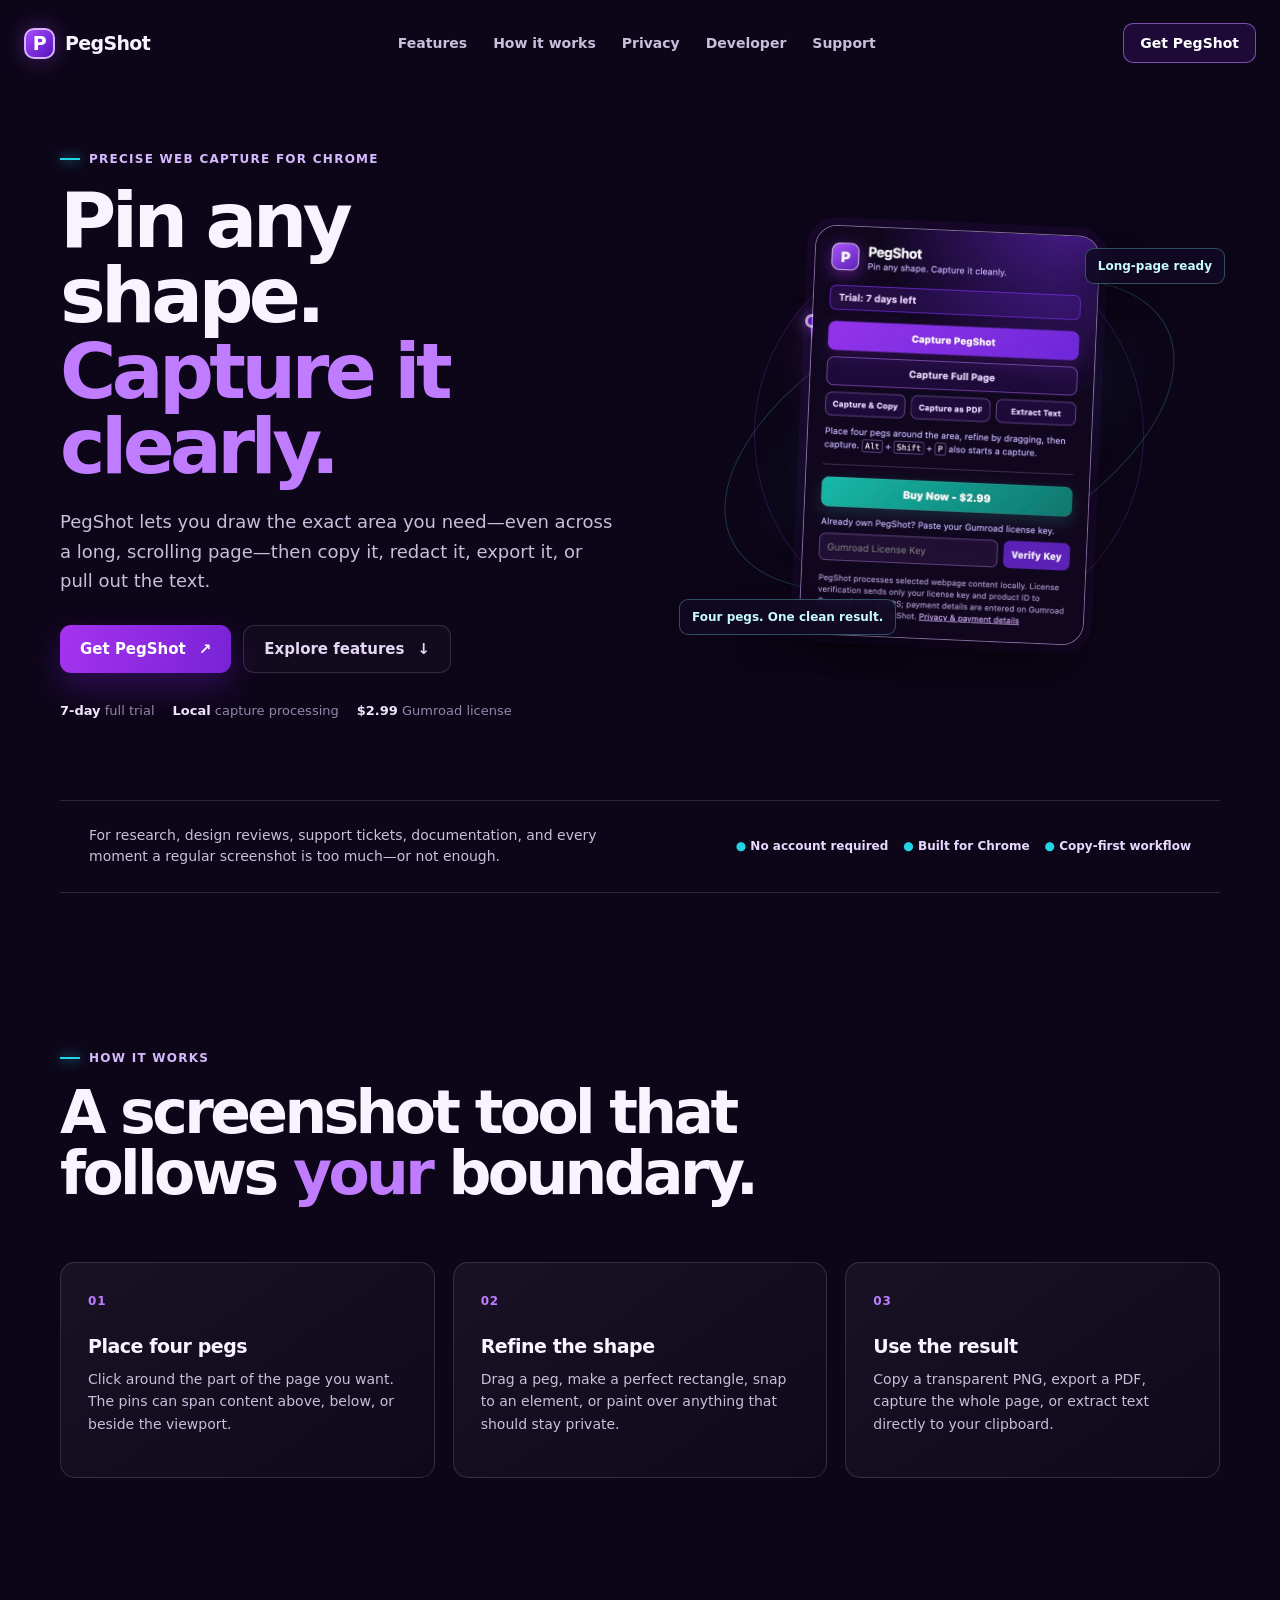
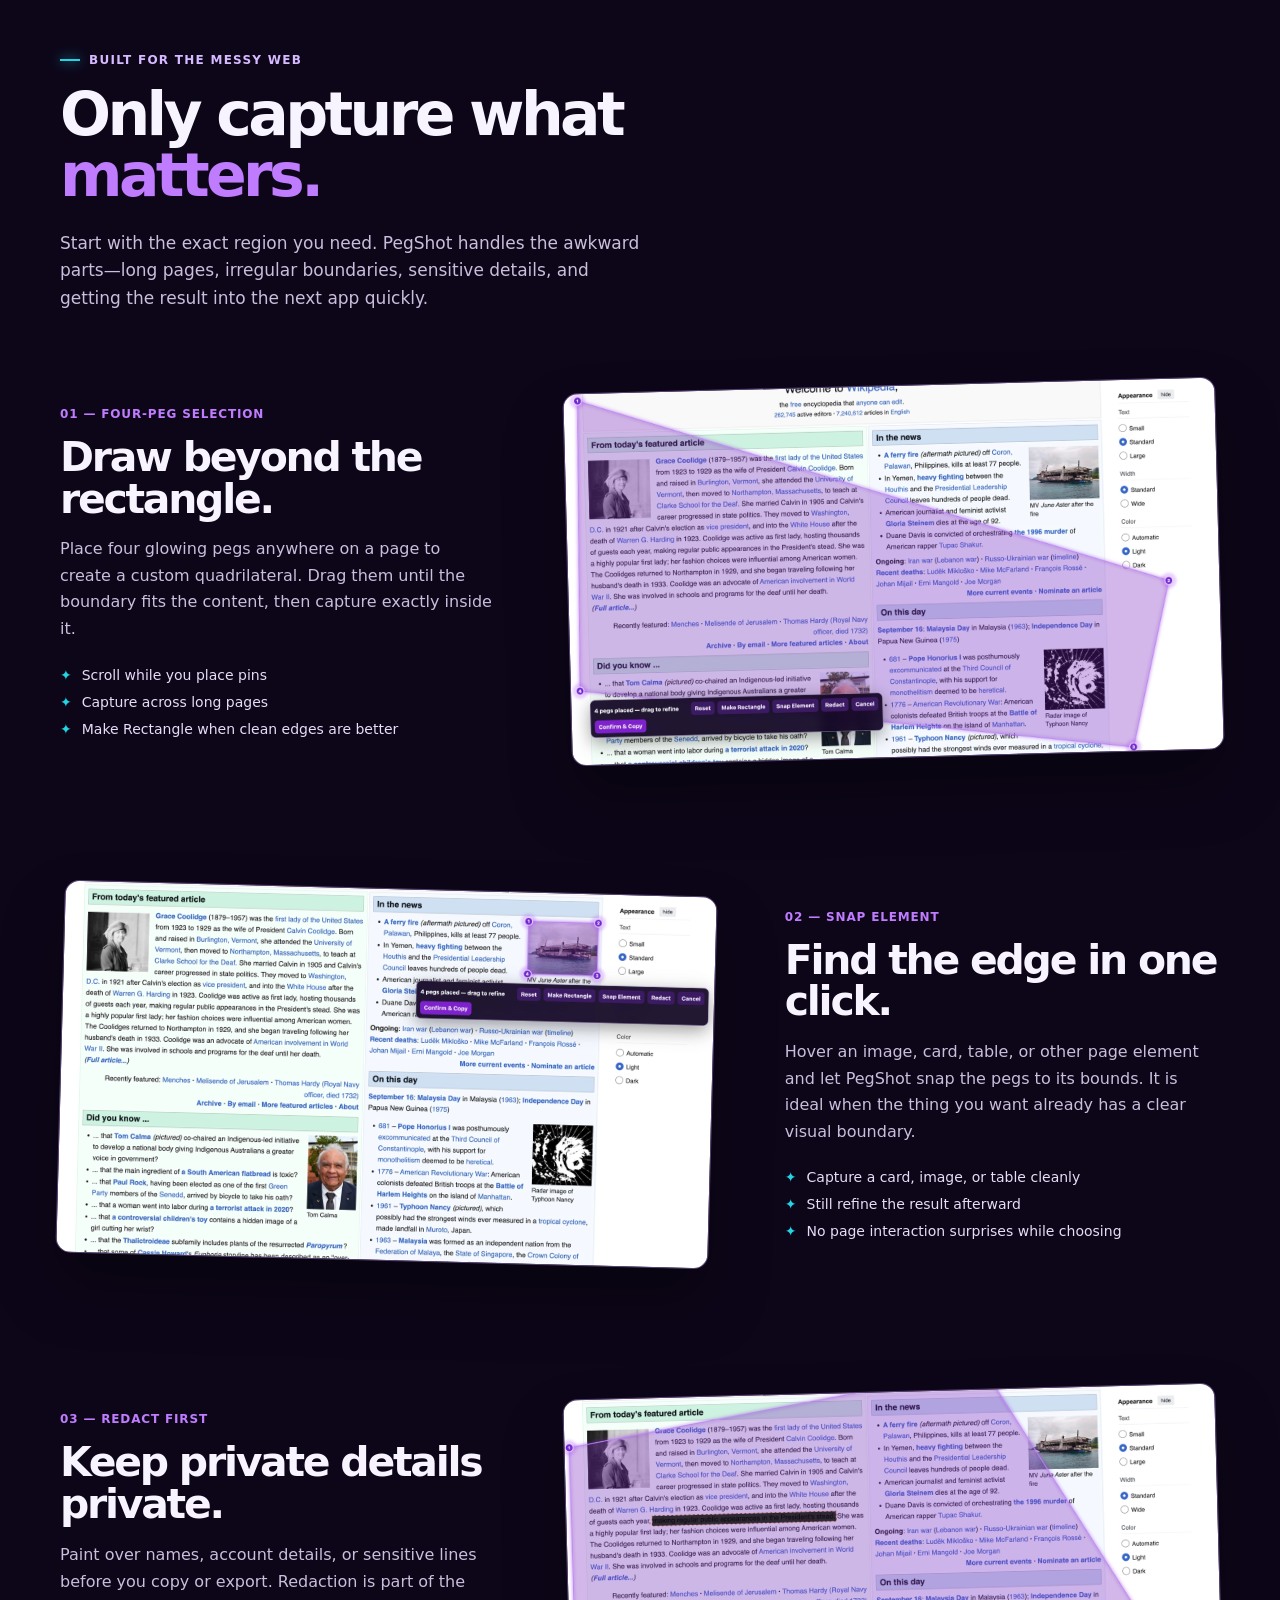
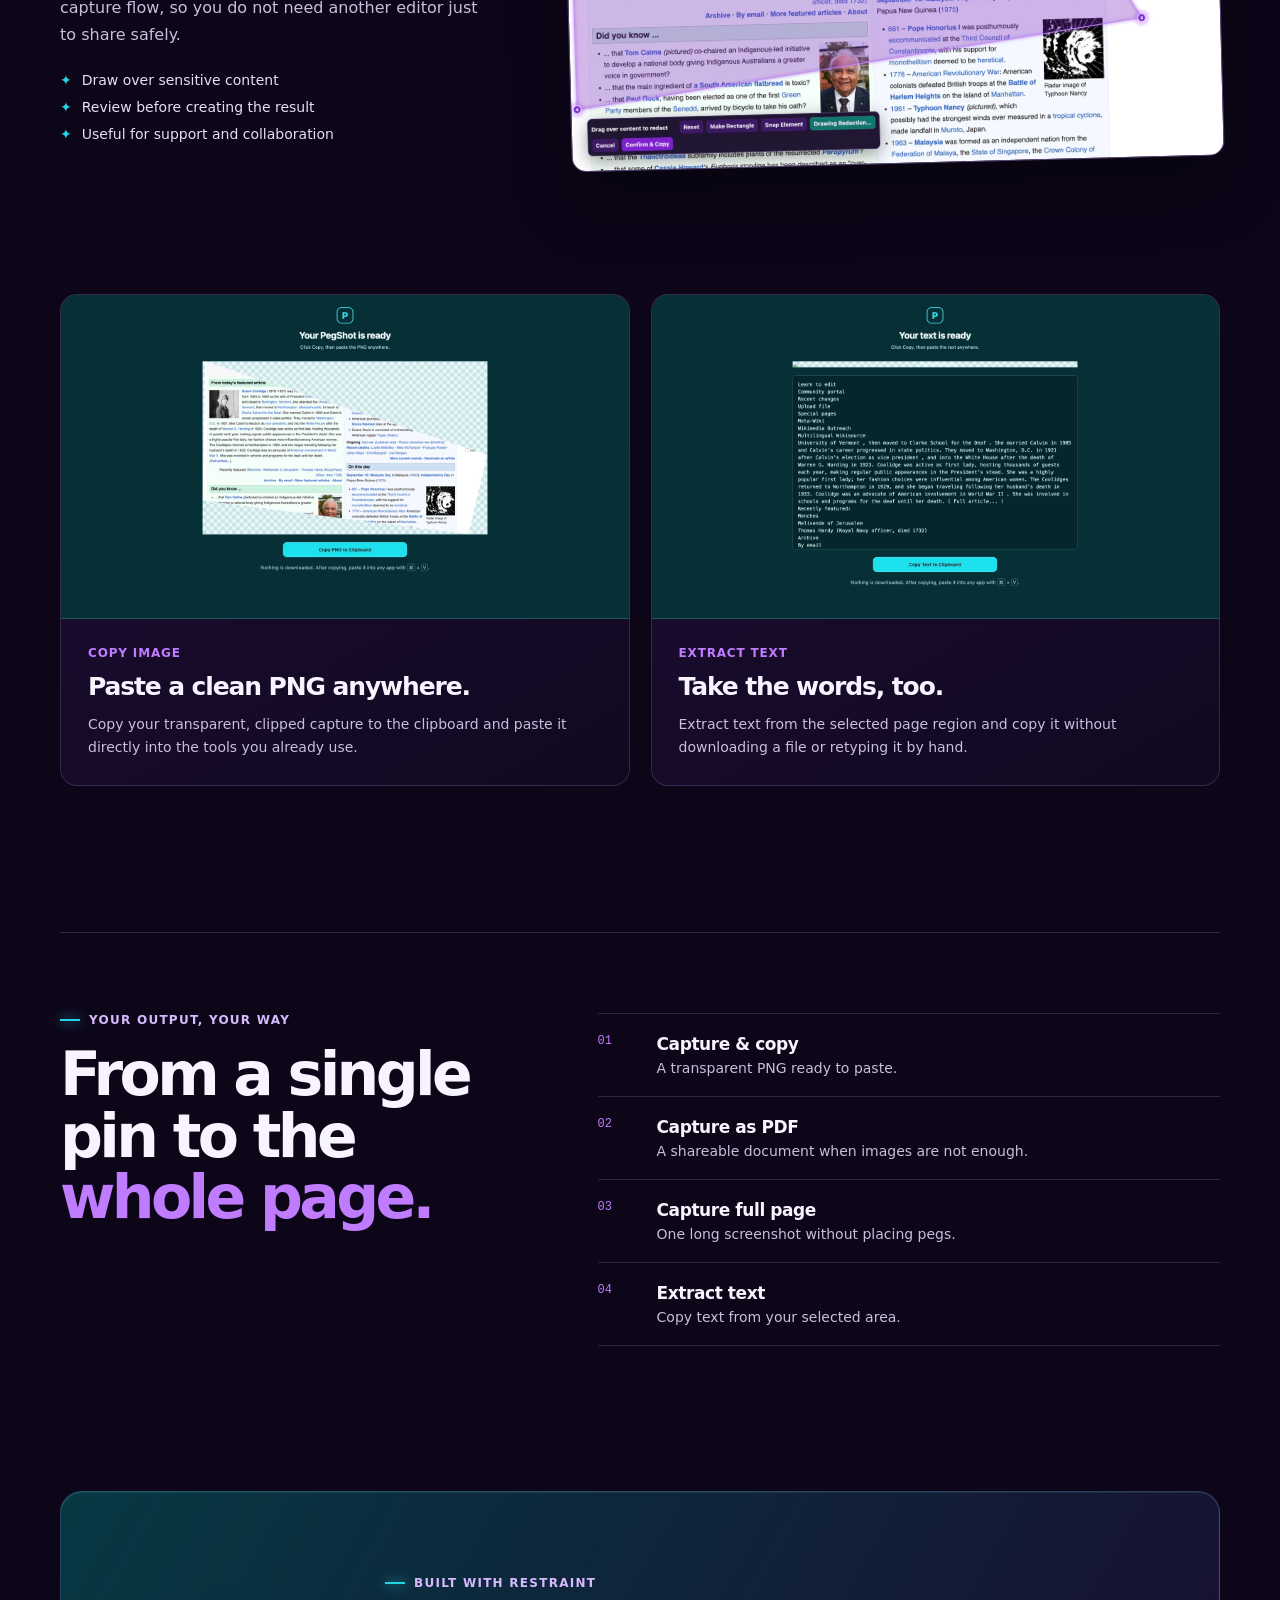
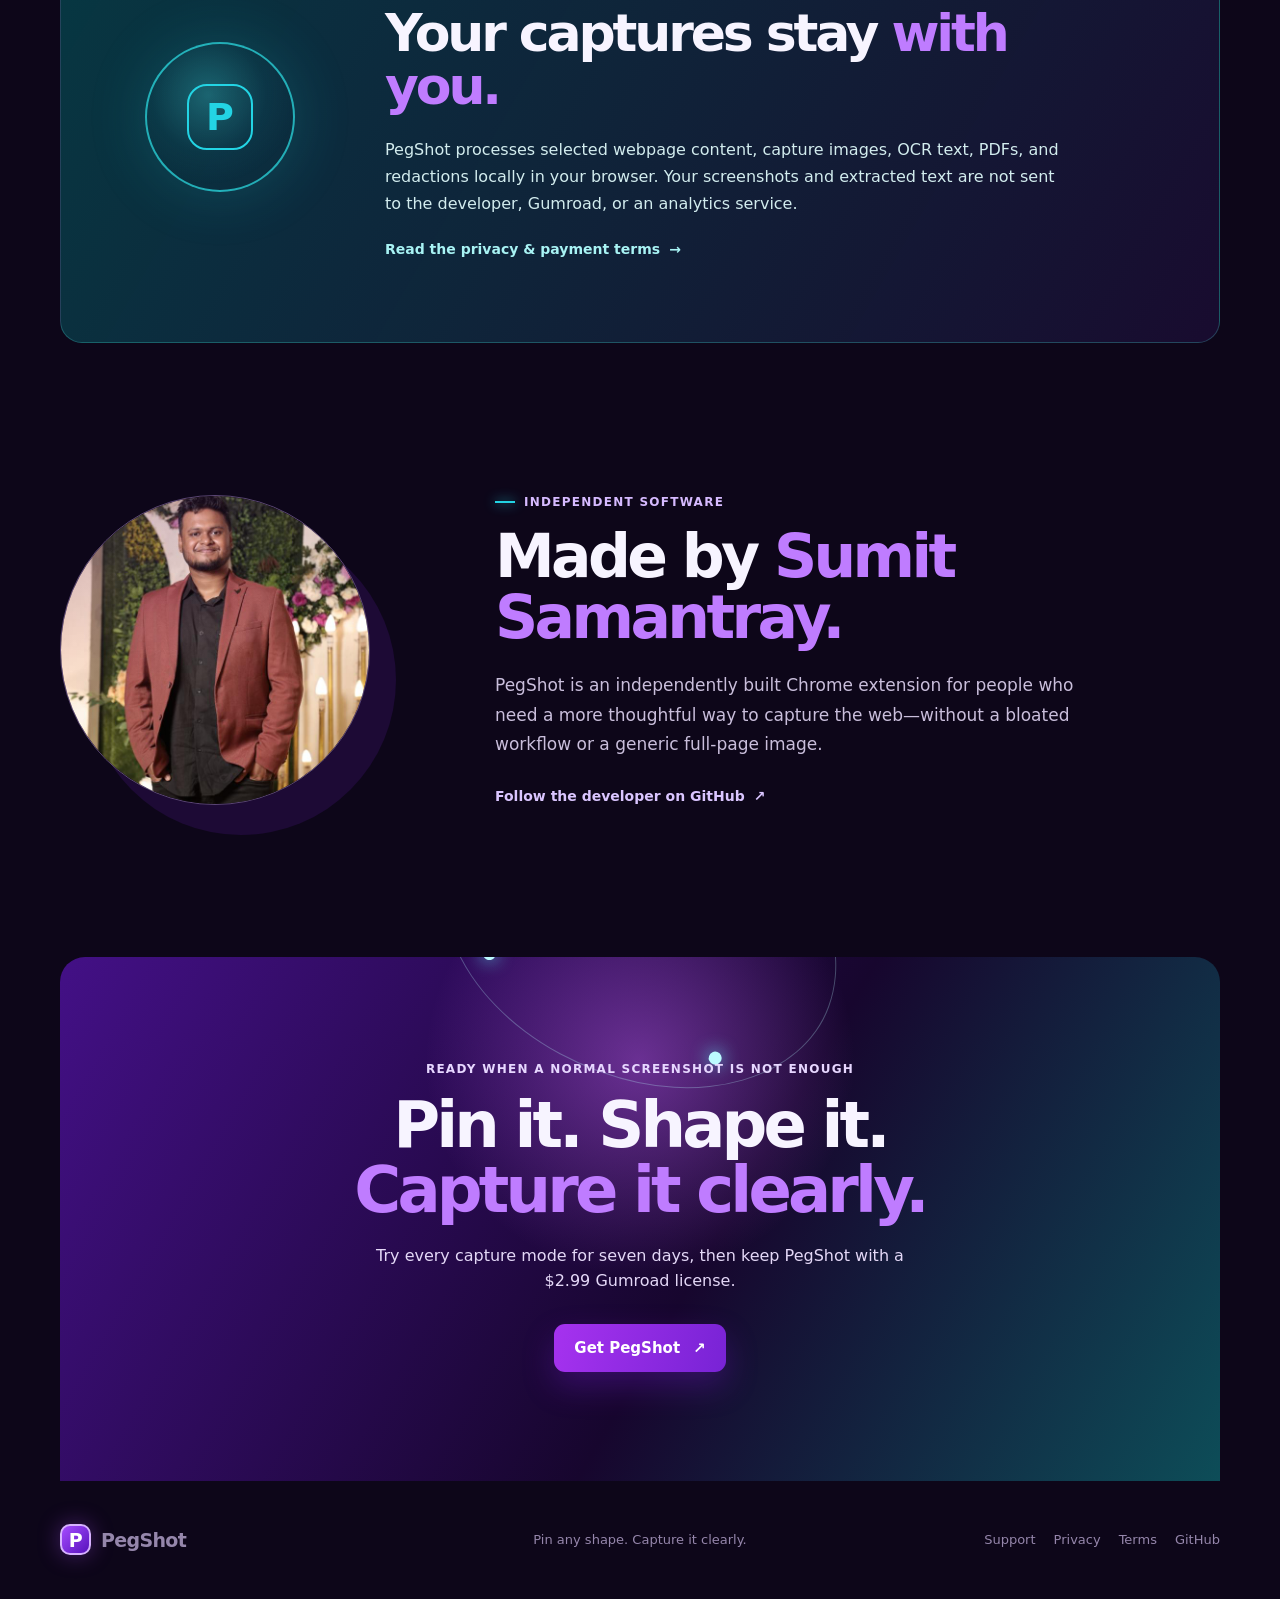
<file: index.html>
<!doctype html>
<html lang="en">
  <head>
    <meta charset="utf-8">
    <meta name="viewport" content="width=device-width, initial-scale=1">
    <meta name="google-site-verification" content="vSLfT0jJsLhONtk2oNrFIOTa0AjEJxFogClVbyhmbBs">
    <meta name="description" content="PegShot lets you capture, redact, copy, export, and extract text from precise webpage regions with four simple pegs.">
    <meta name="theme-color" content="#10051f">
    <title>PegShot — Pin any shape. Capture it clearly.</title>
    <link rel="stylesheet" href="styles.css">
  </head>
  <body>
    <header class="site-header">
      <a class="brand" href="#top" aria-label="PegShot home">
        <span class="brand-mark" aria-hidden="true">P</span>
        <span>PegShot</span>
      </a>
      <nav aria-label="Primary navigation">
        <a href="#features">Features</a>
        <a href="#how-it-works">How it works</a>
        <a href="#privacy">Privacy</a>
        <a href="#developer">Developer</a>
        <a href="support.html">Support</a>
      </nav>
      <a class="nav-cta" href="https://sumitra10.gumroad.com/l/glunip" target="_blank" rel="noopener noreferrer">Get PegShot</a>
    </header>

    <main id="top">
      <section class="hero section-shell" aria-labelledby="hero-title">
        <div class="hero-copy">
          <p class="eyebrow"><span></span> Precise web capture for Chrome</p>
          <h1 id="hero-title">Pin any shape.<br><em>Capture it clearly.</em></h1>
          <p class="hero-intro">PegShot lets you draw the exact area you need—even across a long, scrolling page—then copy it, redact it, export it, or pull out the text.</p>
          <div class="hero-actions">
            <a class="button button-primary" href="https://sumitra10.gumroad.com/l/glunip" target="_blank" rel="noopener noreferrer">Get PegShot <span aria-hidden="true">↗</span></a>
            <a class="button button-quiet" href="#features">Explore features <span aria-hidden="true">↓</span></a>
          </div>
          <ul class="hero-notes" aria-label="PegShot highlights">
            <li><strong>7-day</strong> full trial</li>
            <li><strong>Local</strong> capture processing</li>
            <li><strong>$2.99</strong> Gumroad license</li>
          </ul>
        </div>

        <div class="hero-visual" aria-label="PegShot extension popup preview">
          <div class="hero-orbit orbit-one"></div>
          <div class="hero-orbit orbit-two"></div>
          <div class="peg-shape peg-shape-large" aria-hidden="true">
            <i></i><i></i><i></i><i></i>
            <svg viewBox="0 0 100 100" preserveAspectRatio="none"><path d="M15 16 L82 27 L75 84 L21 74 Z" /></svg>
          </div>
          <div class="popup-frame">
            <img src="assets/extension-home.jpg" alt="PegShot extension popup with capture, full-page, copy, PDF, and text options">
          </div>
          <div class="floating-chip chip-top">Long-page ready</div>
          <div class="floating-chip chip-bottom">Four pegs. One clean result.</div>
        </div>
      </section>

      <section class="proof section-shell" aria-label="What PegShot is built for">
        <p>For research, design reviews, support tickets, documentation, and every moment a regular screenshot is too much—or not enough.</p>
        <div class="proof-items">
          <span>● No account required</span>
          <span>● Built for Chrome</span>
          <span>● Copy-first workflow</span>
        </div>
      </section>

      <section class="intro section-shell" id="how-it-works" aria-labelledby="how-title">
        <div class="section-heading">
          <p class="eyebrow"><span></span> How it works</p>
          <h2 id="how-title">A screenshot tool that follows <em>your</em> boundary.</h2>
        </div>
        <div class="steps">
          <article>
            <span class="step-number">01</span>
            <h3>Place four pegs</h3>
            <p>Click around the part of the page you want. The pins can span content above, below, or beside the viewport.</p>
          </article>
          <article>
            <span class="step-number">02</span>
            <h3>Refine the shape</h3>
            <p>Drag a peg, make a perfect rectangle, snap to an element, or paint over anything that should stay private.</p>
          </article>
          <article>
            <span class="step-number">03</span>
            <h3>Use the result</h3>
            <p>Copy a transparent PNG, export a PDF, capture the whole page, or extract text directly to your clipboard.</p>
          </article>
        </div>
      </section>

      <section class="features section-shell" id="features" aria-labelledby="features-title">
        <div class="section-heading feature-heading">
          <p class="eyebrow"><span></span> Built for the messy web</p>
          <h2 id="features-title">Only capture what <em>matters.</em></h2>
          <p>Start with the exact region you need. PegShot handles the awkward parts—long pages, irregular boundaries, sensitive details, and getting the result into the next app quickly.</p>
        </div>

        <article class="feature-row feature-selection">
          <div class="feature-copy">
            <p class="feature-kicker">01 — Four-peg selection</p>
            <h3>Draw beyond the rectangle.</h3>
            <p>Place four glowing pegs anywhere on a page to create a custom quadrilateral. Drag them until the boundary fits the content, then capture exactly inside it.</p>
            <ul>
              <li>Scroll while you place pins</li>
              <li>Capture across long pages</li>
              <li>Make Rectangle when clean edges are better</li>
            </ul>
          </div>
          <figure class="feature-media tilt-left">
            <img src="assets/four-peg-selection.jpg" alt="A Wikipedia page selected with four PegShot pins and a purple polygon boundary">
          </figure>
        </article>

        <article class="feature-row feature-snap is-reversed">
          <div class="feature-copy">
            <p class="feature-kicker">02 — Snap Element</p>
            <h3>Find the edge in one click.</h3>
            <p>Hover an image, card, table, or other page element and let PegShot snap the pegs to its bounds. It is ideal when the thing you want already has a clear visual boundary.</p>
            <ul>
              <li>Capture a card, image, or table cleanly</li>
              <li>Still refine the result afterward</li>
              <li>No page interaction surprises while choosing</li>
            </ul>
          </div>
          <figure class="feature-media tilt-right">
            <img src="assets/snap-element.jpg" alt="PegShot pins snapped around an image on a webpage">
          </figure>
        </article>

        <article class="feature-row feature-redact">
          <div class="feature-copy">
            <p class="feature-kicker">03 — Redact first</p>
            <h3>Keep private details private.</h3>
            <p>Paint over names, account details, or sensitive lines before you copy or export. Redaction is part of the capture flow, so you do not need another editor just to share safely.</p>
            <ul>
              <li>Draw over sensitive content</li>
              <li>Review before creating the result</li>
              <li>Useful for support and collaboration</li>
            </ul>
          </div>
          <figure class="feature-media tilt-left">
            <img src="assets/redacted-selection.jpg" alt="PegShot redaction mode covering sensitive text within a selected page region">
          </figure>
        </article>

        <div class="feature-grid">
          <article class="feature-card">
            <figure><img src="assets/screenshot-clipboard.jpg" alt="PegShot result screen with a polygonal image ready to copy to the clipboard"></figure>
            <div>
              <p class="feature-kicker">Copy image</p>
              <h3>Paste a clean PNG anywhere.</h3>
              <p>Copy your transparent, clipped capture to the clipboard and paste it directly into the tools you already use.</p>
            </div>
          </article>
          <article class="feature-card">
            <figure><img src="assets/text-clipboard.jpg" alt="PegShot result screen showing extracted text ready to copy to the clipboard"></figure>
            <div>
              <p class="feature-kicker">Extract text</p>
              <h3>Take the words, too.</h3>
              <p>Extract text from the selected page region and copy it without downloading a file or retyping it by hand.</p>
            </div>
          </article>
        </div>
      </section>

      <section class="capture-modes section-shell" aria-labelledby="modes-title">
        <div>
          <p class="eyebrow"><span></span> Your output, your way</p>
          <h2 id="modes-title">From a single pin to the <em>whole page.</em></h2>
        </div>
        <div class="mode-list">
          <article><span>01</span><div><h3>Capture &amp; copy</h3><p>A transparent PNG ready to paste.</p></div></article>
          <article><span>02</span><div><h3>Capture as PDF</h3><p>A shareable document when images are not enough.</p></div></article>
          <article><span>03</span><div><h3>Capture full page</h3><p>One long screenshot without placing pegs.</p></div></article>
          <article><span>04</span><div><h3>Extract text</h3><p>Copy text from your selected area.</p></div></article>
        </div>
      </section>

      <section class="privacy section-shell" id="privacy" aria-labelledby="privacy-title">
        <div class="privacy-mark" aria-hidden="true"><span>P</span></div>
        <div>
          <p class="eyebrow"><span></span> Built with restraint</p>
          <h2 id="privacy-title">Your captures stay <em>with you.</em></h2>
          <p>PegShot processes selected webpage content, capture images, OCR text, PDFs, and redactions locally in your browser. Your screenshots and extracted text are not sent to the developer, Gumroad, or an analytics service.</p>
          <a class="text-link" href="privacy/privacy.html">Read the privacy &amp; payment terms <span aria-hidden="true">→</span></a>
        </div>
      </section>

      <section class="developer section-shell" id="developer" aria-labelledby="developer-title">
        <div class="developer-photo"><img src="assets/sumit-samantray.jpg" alt="Sumit Samantray, creator of PegShot"></div>
        <div class="developer-copy">
          <p class="eyebrow"><span></span> Independent software</p>
          <h2 id="developer-title">Made by <em>Sumit Samantray.</em></h2>
          <p>PegShot is an independently built Chrome extension for people who need a more thoughtful way to capture the web—without a bloated workflow or a generic full-page image.</p>
          <a class="text-link" href="https://github.com/sumit-samantray" target="_blank" rel="noopener noreferrer">Follow the developer on GitHub <span aria-hidden="true">↗</span></a>
        </div>
      </section>

      <section class="final-cta section-shell" aria-labelledby="cta-title">
        <div class="final-peg-shape" aria-hidden="true"><span></span><span></span><span></span><span></span></div>
        <p class="eyebrow">Ready when a normal screenshot is not enough</p>
        <h2 id="cta-title">Pin it. Shape it.<br><em>Capture it clearly.</em></h2>
        <p>Try every capture mode for seven days, then keep PegShot with a $2.99 Gumroad license.</p>
        <a class="button button-primary" href="https://sumitra10.gumroad.com/l/glunip" target="_blank" rel="noopener noreferrer">Get PegShot <span aria-hidden="true">↗</span></a>
      </section>
    </main>

    <footer class="site-footer section-shell">
      <a class="brand" href="#top"><span class="brand-mark" aria-hidden="true">P</span><span>PegShot</span></a>
      <p>Pin any shape. Capture it clearly.</p>
      <div><a href="support.html">Support</a><a href="privacy/privacy.html">Privacy</a><a href="terms.html">Terms</a><a href="https://github.com/sumit-samantray" target="_blank" rel="noopener noreferrer">GitHub</a></div>
    </footer>
  </body>
</html>
</file>
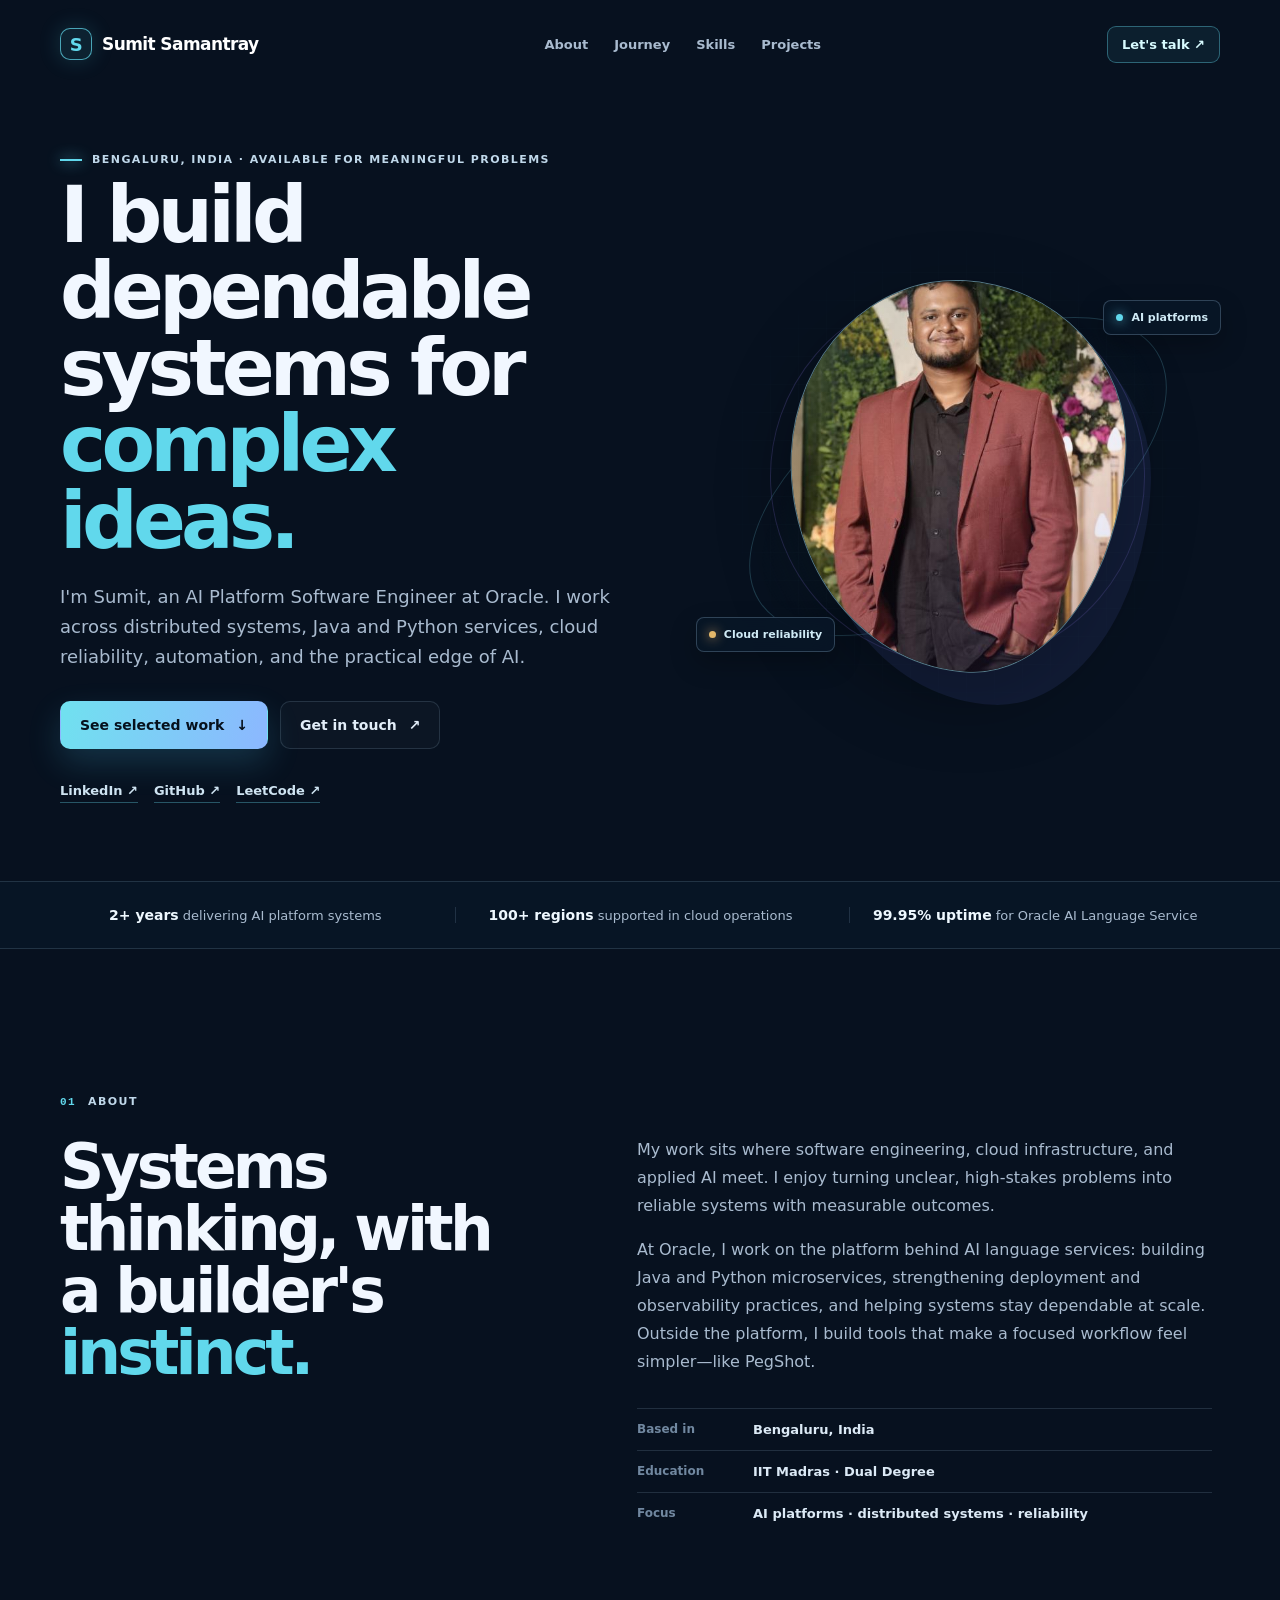
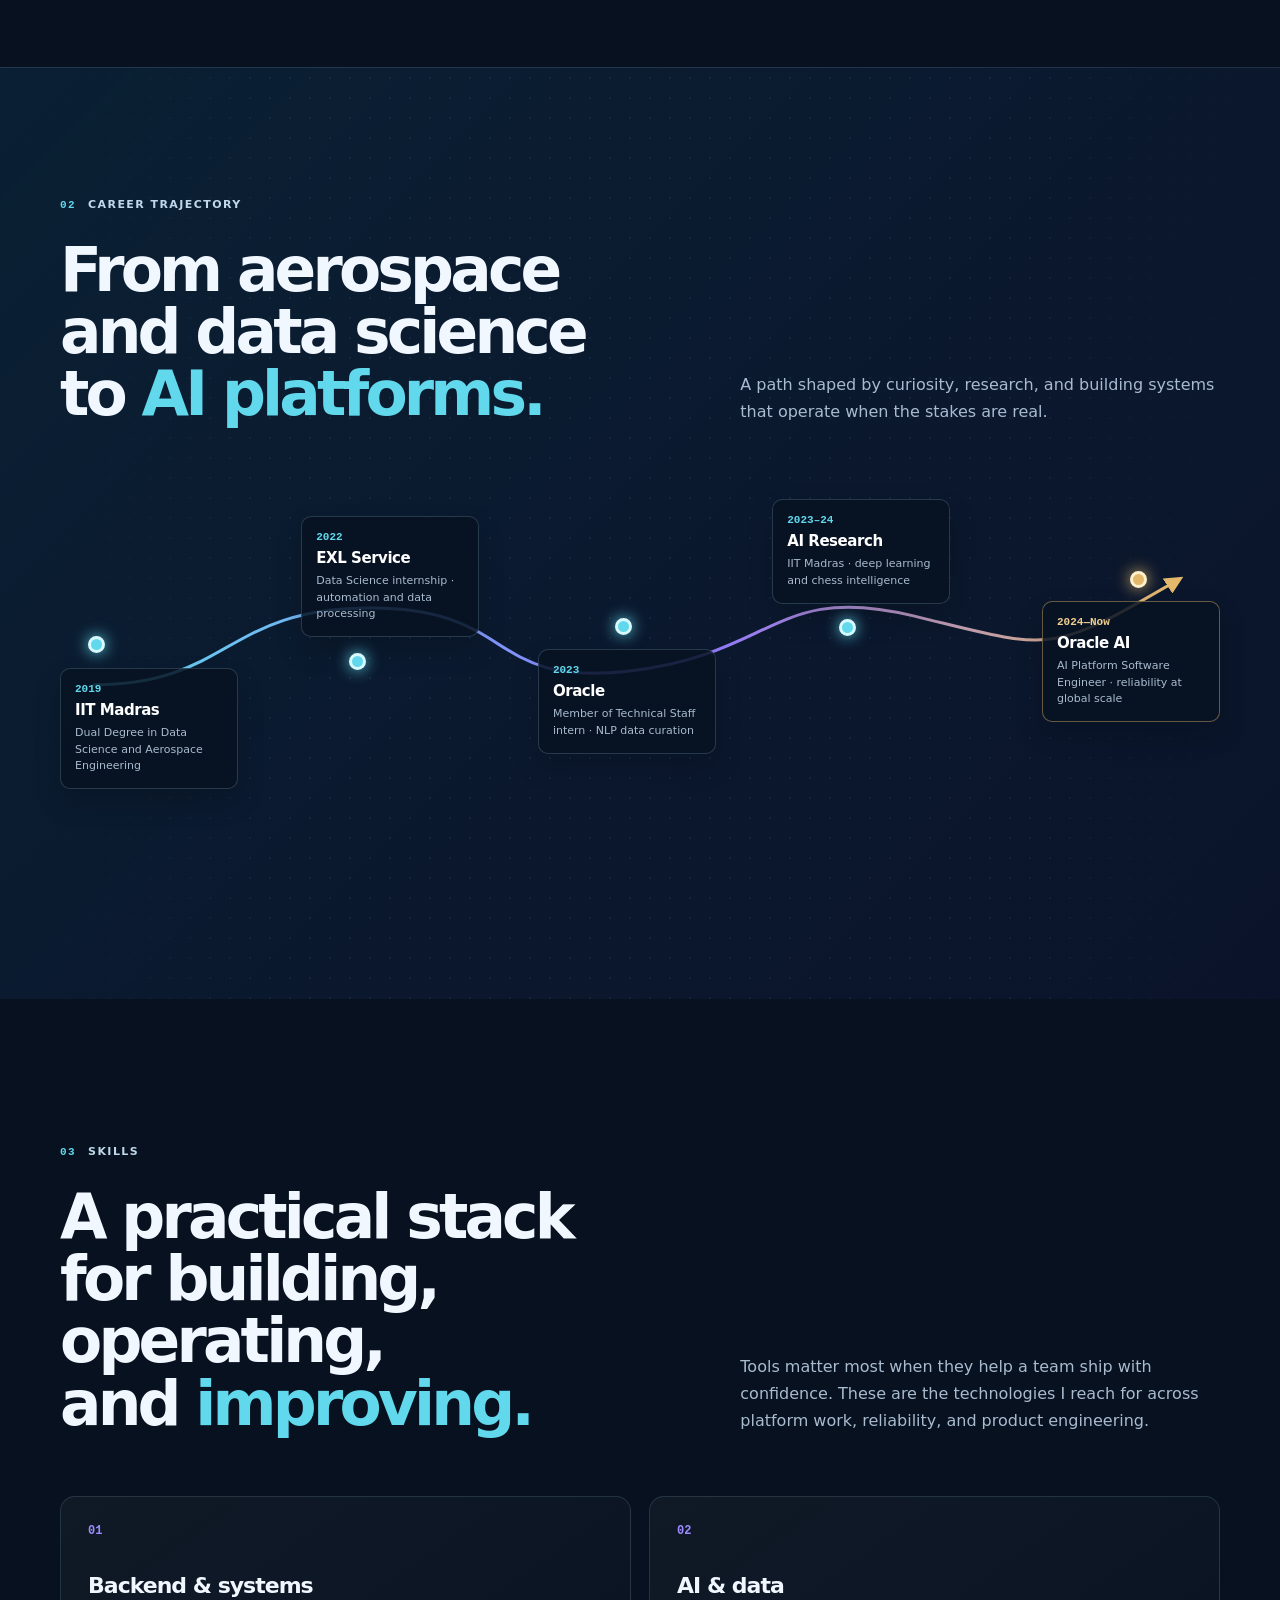
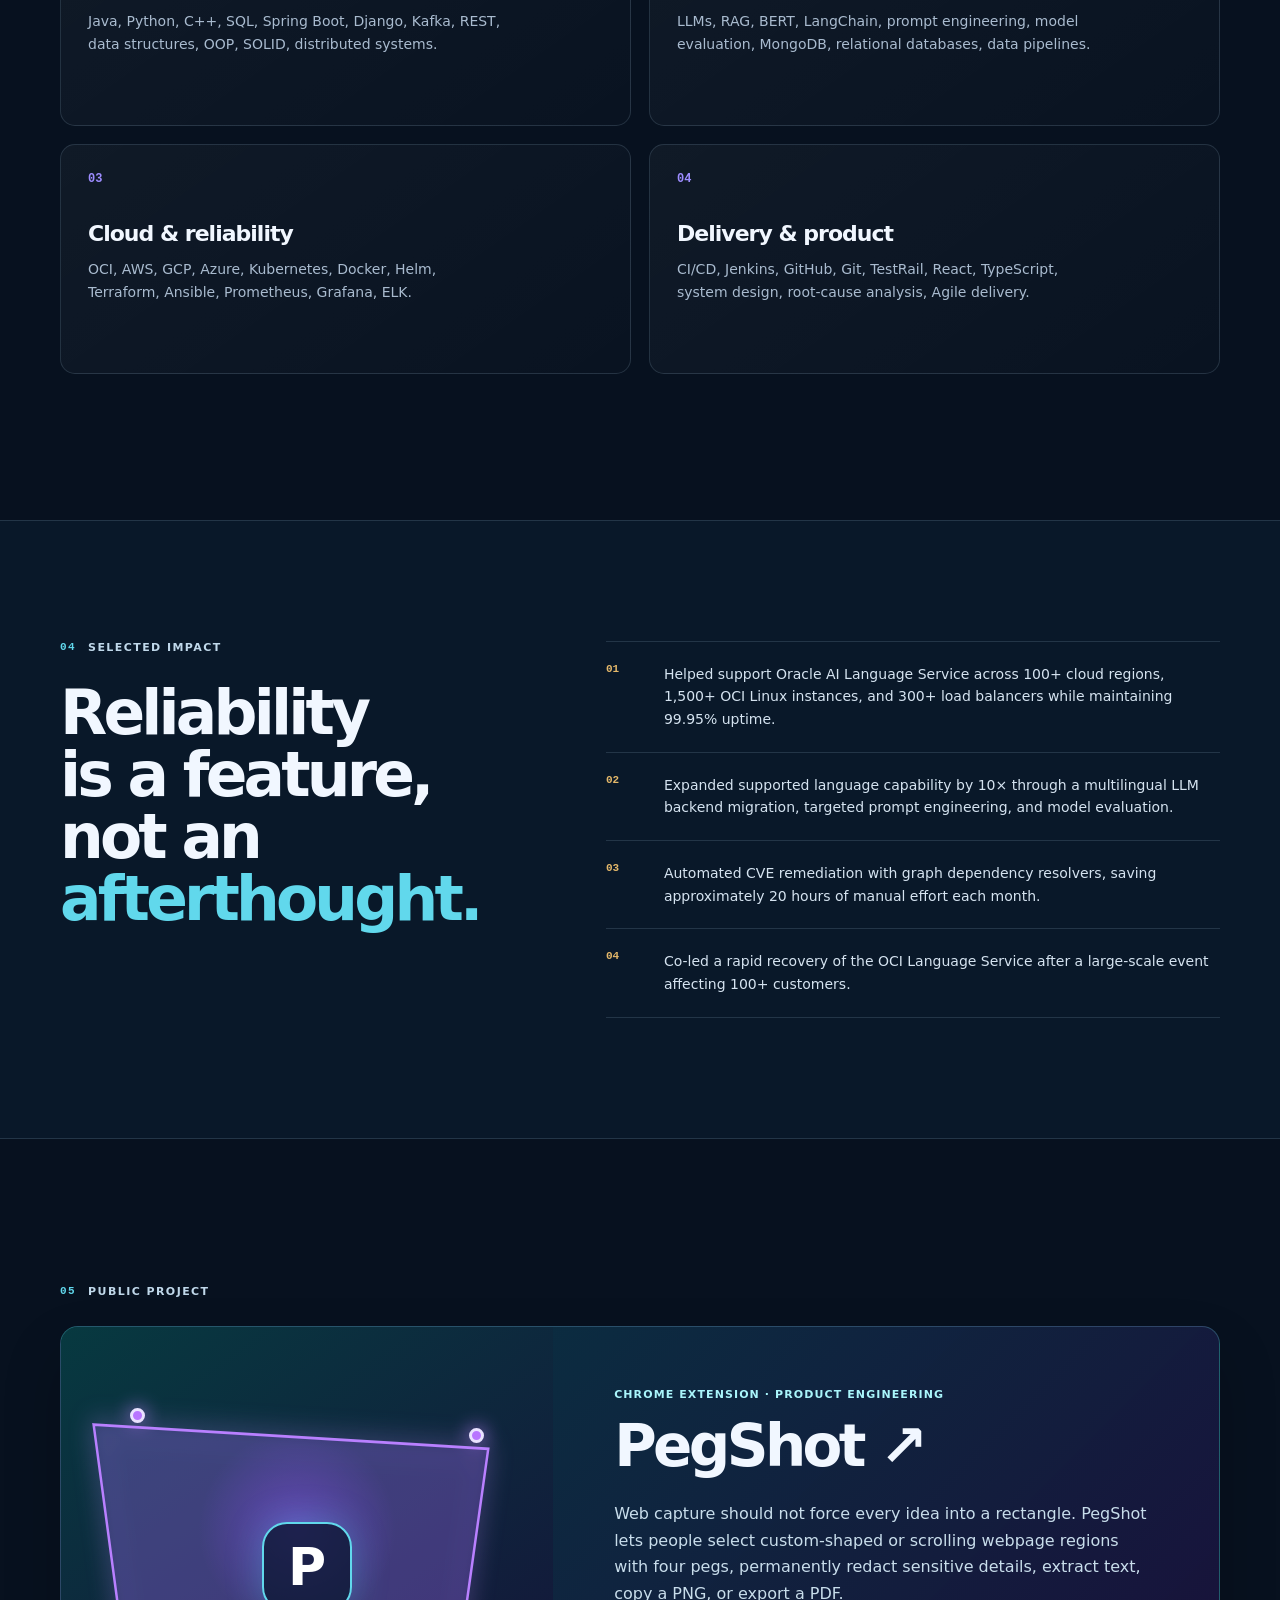
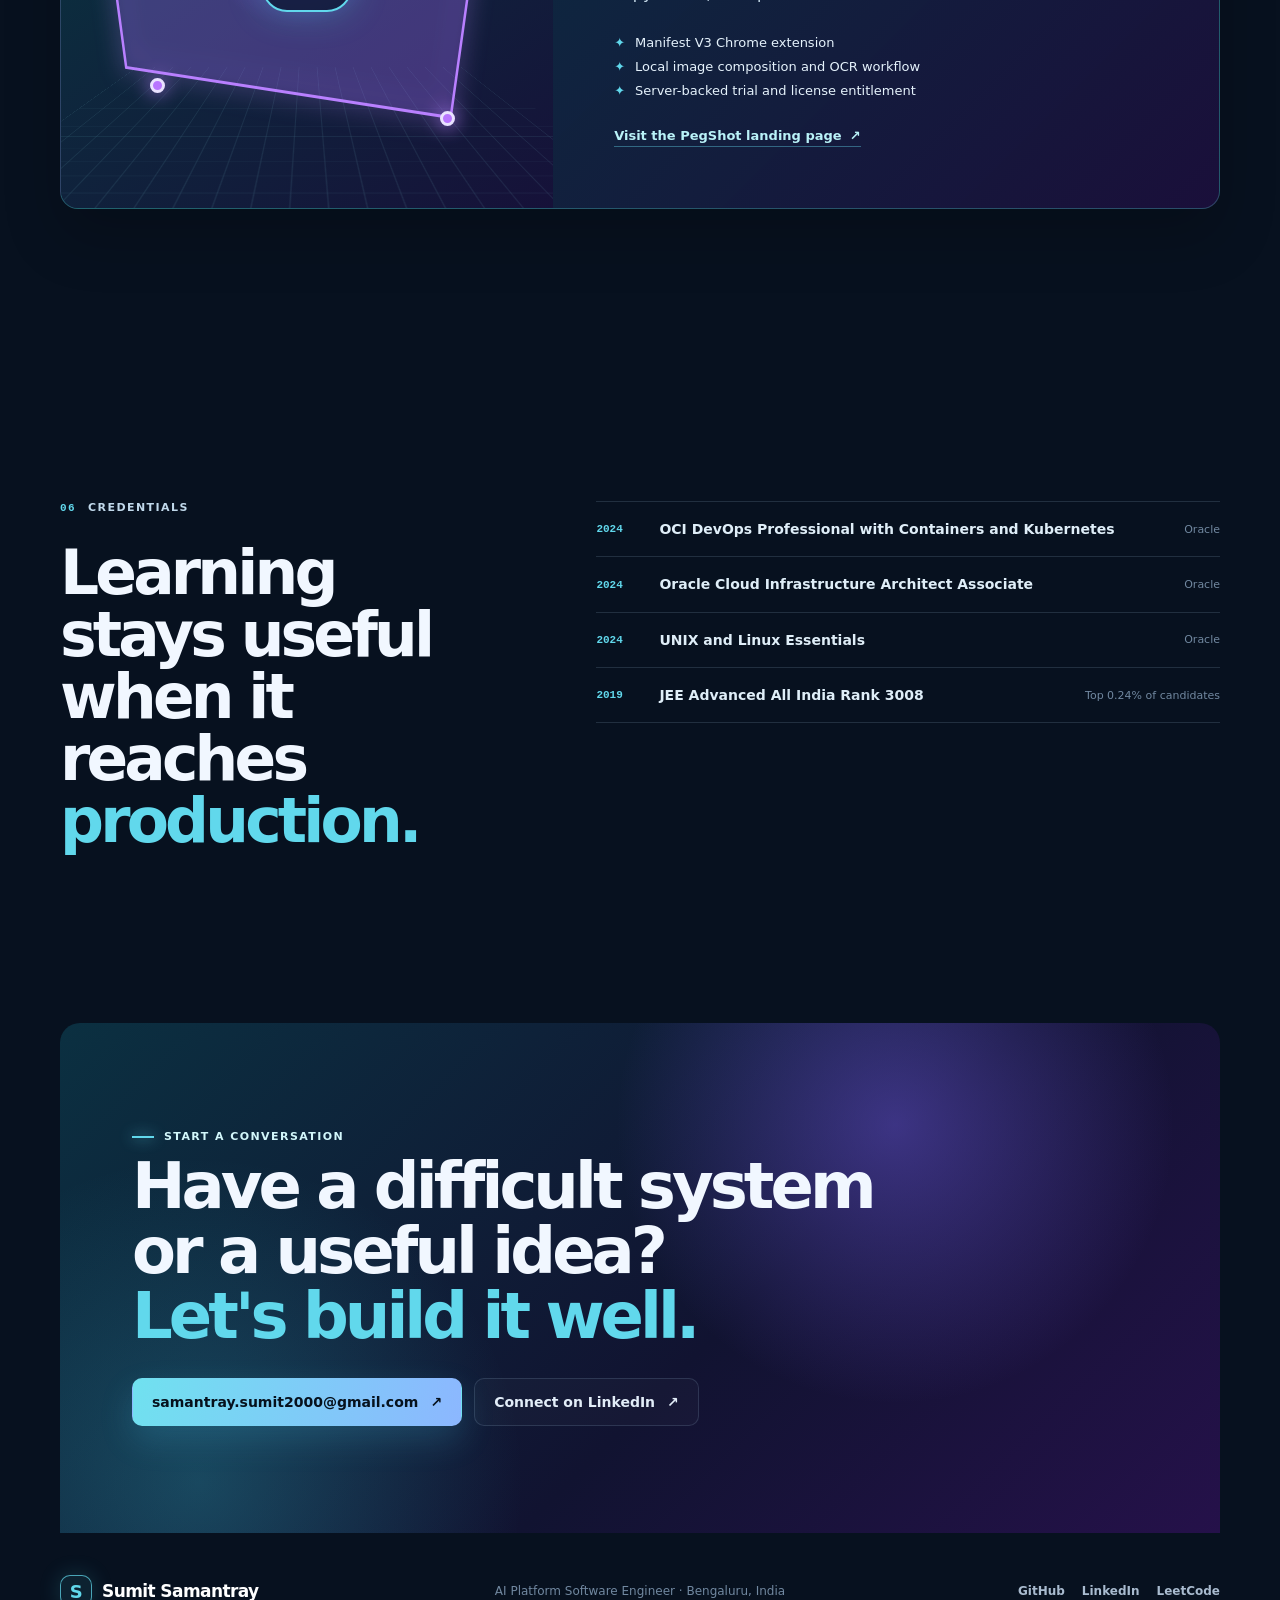
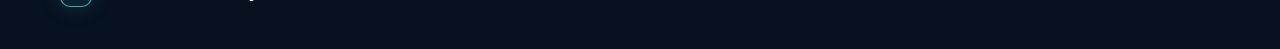
<file: portfolio/index.html>
<!doctype html>
<html lang="en">
  <head>
    <meta charset="utf-8">
    <meta name="viewport" content="width=device-width, initial-scale=1">
    <meta name="description" content="Portfolio of Sumit Samantray, an AI Platform Software Engineer building reliable distributed systems, cloud platforms, and developer tools.">
    <meta name="theme-color" content="#07111f">
    <meta property="og:title" content="Sumit Samantray — AI Platform Software Engineer">
    <meta property="og:description" content="Building reliable AI platforms, distributed systems, cloud automation, and thoughtful developer tools.">
    <meta property="og:type" content="website">
    <meta property="og:image" content="assets/sumit-samantray.jpg">
    <title>Sumit Samantray — AI Platform Software Engineer</title>
    <link rel="stylesheet" href="styles.css">
  </head>
  <body>
    <a class="skip-link" href="#main">Skip to content</a>

    <header class="site-header shell">
      <a class="wordmark" href="#top" aria-label="Sumit Samantray home">
        <span class="wordmark-mark" aria-hidden="true">S</span>
        <span>Sumit Samantray</span>
      </a>
      <nav aria-label="Primary navigation">
        <a href="#about">About</a>
        <a href="#trajectory">Journey</a>
        <a href="#skills">Skills</a>
        <a href="#projects">Projects</a>
      </nav>
      <a class="header-contact" href="mailto:samantray.sumit2000@gmail.com">Let's talk <span aria-hidden="true">↗</span></a>
    </header>

    <main id="main">
      <section class="hero shell" id="top" aria-labelledby="hero-title">
        <div class="hero-copy">
          <p class="eyebrow"><span></span> Bengaluru, India · Available for meaningful problems</p>
          <h1 id="hero-title">I build dependable systems for <em>complex ideas.</em></h1>
          <p class="hero-lead">I'm Sumit, an AI Platform Software Engineer at Oracle. I work across distributed systems, Java and Python services, cloud reliability, automation, and the practical edge of AI.</p>
          <div class="hero-actions">
            <a class="button primary" href="#projects">See selected work <span aria-hidden="true">↓</span></a>
            <a class="button secondary" href="mailto:samantray.sumit2000@gmail.com">Get in touch <span aria-hidden="true">↗</span></a>
          </div>
          <ul class="social-links" aria-label="Professional links">
            <li><a href="https://www.linkedin.com/in/sumit-samantray-513745259/" target="_blank" rel="noopener noreferrer">LinkedIn <span aria-hidden="true">↗</span></a></li>
            <li><a href="https://github.com/sumit-samantray/" target="_blank" rel="noopener noreferrer">GitHub <span aria-hidden="true">↗</span></a></li>
            <li><a href="https://leetcode.com/u/sumit_samantray/" target="_blank" rel="noopener noreferrer">LeetCode <span aria-hidden="true">↗</span></a></li>
          </ul>
        </div>

        <div class="portrait-wrap">
          <div class="portrait-grid" aria-hidden="true"></div>
          <div class="portrait-orbit orbit-a" aria-hidden="true"></div>
          <div class="portrait-orbit orbit-b" aria-hidden="true"></div>
          <figure class="portrait">
            <img src="assets/sumit-samantray.jpg" alt="Sumit Samantray">
          </figure>
          <div class="portrait-note note-top"><span></span> AI platforms</div>
          <div class="portrait-note note-bottom"><span></span> Cloud reliability</div>
        </div>
      </section>

      <section class="signal-bar">
        <div class="shell signal-inner" aria-label="Career highlights">
          <p><strong>2+ years</strong> delivering AI platform systems</p>
          <p><strong>100+ regions</strong> supported in cloud operations</p>
          <p><strong>99.95% uptime</strong> for Oracle AI Language Service</p>
        </div>
      </section>

      <section class="about shell section" id="about" aria-labelledby="about-title">
        <div class="section-label"><span>01</span><p>About</p></div>
        <div class="about-layout">
          <h2 id="about-title">Systems thinking, with a builder's <em>instinct.</em></h2>
          <div class="about-copy">
            <p>My work sits where software engineering, cloud infrastructure, and applied AI meet. I enjoy turning unclear, high-stakes problems into reliable systems with measurable outcomes.</p>
            <p>At Oracle, I work on the platform behind AI language services: building Java and Python microservices, strengthening deployment and observability practices, and helping systems stay dependable at scale. Outside the platform, I build tools that make a focused workflow feel simpler—like PegShot.</p>
            <dl class="fact-list">
              <div><dt>Based in</dt><dd>Bengaluru, India</dd></div>
              <div><dt>Education</dt><dd>IIT Madras · Dual Degree</dd></div>
              <div><dt>Focus</dt><dd>AI platforms · distributed systems · reliability</dd></div>
            </dl>
          </div>
        </div>
      </section>

      <section class="trajectory section" id="trajectory" aria-labelledby="trajectory-title">
        <div class="shell">
          <div class="section-label"><span>02</span><p>Career trajectory</p></div>
          <div class="trajectory-heading">
            <h2 id="trajectory-title">From aerospace and data science to <em>AI platforms.</em></h2>
            <p>A path shaped by curiosity, research, and building systems that operate when the stakes are real.</p>
          </div>

          <div class="journey-graphic" aria-label="Career path from IIT Madras in 2019 to Oracle AI Platform Software Engineer from 2024 to present">
            <svg class="journey-line" viewBox="0 0 1120 190" preserveAspectRatio="none" aria-hidden="true">
              <defs>
                <linearGradient id="journey-stroke" x1="0" x2="1">
                  <stop offset="0%" stop-color="#61d8ec" />
                  <stop offset="55%" stop-color="#8d75ff" />
                  <stop offset="100%" stop-color="#e4b86a" />
                </linearGradient>
                <marker id="journey-arrow" viewBox="0 0 10 10" refX="7" refY="5" markerWidth="6" markerHeight="6" orient="auto-start-reverse">
                  <path d="M 0 0 L 10 5 L 0 10 z" fill="#e4b86a" />
                </marker>
              </defs>
              <path d="M32 142 C 165 142, 158 64, 300 64 S 410 145, 550 128 S 690 38, 824 72 S 952 114, 1080 35" fill="none" stroke="url(#journey-stroke)" stroke-width="3" marker-end="url(#journey-arrow)" />
            </svg>

            <article class="journey-step step-one"><span class="year">2019</span><h3>IIT Madras</h3><p>Dual Degree in Data Science and Aerospace Engineering</p></article>
            <article class="journey-step step-two"><span class="year">2022</span><h3>EXL Service</h3><p>Data Science internship · automation and data processing</p></article>
            <article class="journey-step step-three"><span class="year">2023</span><h3>Oracle</h3><p>Member of Technical Staff intern · NLP data curation</p></article>
            <article class="journey-step step-four"><span class="year">2023–24</span><h3>AI Research</h3><p>IIT Madras · deep learning and chess intelligence</p></article>
            <article class="journey-step step-five"><span class="year">2024—Now</span><h3>Oracle AI</h3><p>AI Platform Software Engineer · reliability at global scale</p></article>
          </div>
        </div>
      </section>

      <section class="skills shell section" id="skills" aria-labelledby="skills-title">
        <div class="section-label"><span>03</span><p>Skills</p></div>
        <div class="skills-heading">
          <h2 id="skills-title">A practical stack for building, operating, and <em>improving.</em></h2>
          <p>Tools matter most when they help a team ship with confidence. These are the technologies I reach for across platform work, reliability, and product engineering.</p>
        </div>
        <div class="skill-grid">
          <article class="skill-card"><p class="skill-index">01</p><h3>Backend &amp; systems</h3><p>Java, Python, C++, SQL, Spring Boot, Django, Kafka, REST, data structures, OOP, SOLID, distributed systems.</p></article>
          <article class="skill-card"><p class="skill-index">02</p><h3>AI &amp; data</h3><p>LLMs, RAG, BERT, LangChain, prompt engineering, model evaluation, MongoDB, relational databases, data pipelines.</p></article>
          <article class="skill-card"><p class="skill-index">03</p><h3>Cloud &amp; reliability</h3><p>OCI, AWS, GCP, Azure, Kubernetes, Docker, Helm, Terraform, Ansible, Prometheus, Grafana, ELK.</p></article>
          <article class="skill-card"><p class="skill-index">04</p><h3>Delivery &amp; product</h3><p>CI/CD, Jenkins, GitHub, Git, TestRail, React, TypeScript, system design, root-cause analysis, Agile delivery.</p></article>
        </div>
      </section>

      <section class="impact section" aria-labelledby="impact-title">
        <div class="shell impact-layout">
          <div>
            <div class="section-label"><span>04</span><p>Selected impact</p></div>
            <h2 id="impact-title">Reliability is a feature, not an <em>afterthought.</em></h2>
          </div>
          <div class="impact-list">
            <article><span>01</span><p>Helped support Oracle AI Language Service across 100+ cloud regions, 1,500+ OCI Linux instances, and 300+ load balancers while maintaining 99.95% uptime.</p></article>
            <article><span>02</span><p>Expanded supported language capability by 10× through a multilingual LLM backend migration, targeted prompt engineering, and model evaluation.</p></article>
            <article><span>03</span><p>Automated CVE remediation with graph dependency resolvers, saving approximately 20 hours of manual effort each month.</p></article>
            <article><span>04</span><p>Co-led a rapid recovery of the OCI Language Service after a large-scale event affecting 100+ customers.</p></article>
          </div>
        </div>
      </section>

      <section class="projects shell section" id="projects" aria-labelledby="projects-title">
        <div class="section-label"><span>05</span><p>Public project</p></div>
        <div class="project-card">
          <div class="project-visual" aria-hidden="true">
            <span class="project-pin pin-one"></span><span class="project-pin pin-two"></span><span class="project-pin pin-three"></span><span class="project-pin pin-four"></span>
            <svg viewBox="0 0 440 310" preserveAspectRatio="none"><path d="M50 55 L365 72 L335 260 L76 225 Z" /></svg>
            <strong>P</strong>
          </div>
          <div class="project-copy">
            <p class="project-kicker">Chrome extension · product engineering</p>
            <h2 id="projects-title"><a href="https://pegshot.sumit-samantray.com/" target="_blank" rel="noopener noreferrer">PegShot <span aria-hidden="true">↗</span></a></h2>
            <p>Web capture should not force every idea into a rectangle. PegShot lets people select custom-shaped or scrolling webpage regions with four pegs, permanently redact sensitive details, extract text, copy a PNG, or export a PDF.</p>
            <ul>
              <li>Manifest V3 Chrome extension</li>
              <li>Local image composition and OCR workflow</li>
              <li>Server-backed trial and license entitlement</li>
            </ul>
            <a class="text-link" href="https://pegshot.sumit-samantray.com/" target="_blank" rel="noopener noreferrer">Visit the PegShot landing page <span aria-hidden="true">↗</span></a>
          </div>
        </div>
      </section>

      <section class="credentials shell section" aria-labelledby="credentials-title">
        <div><div class="section-label"><span>06</span><p>Credentials</p></div><h2 id="credentials-title">Learning stays useful when it reaches <em>production.</em></h2></div>
        <div class="credential-list">
          <article><span>2024</span><p>OCI DevOps Professional with Containers and Kubernetes</p><small>Oracle</small></article>
          <article><span>2024</span><p>Oracle Cloud Infrastructure Architect Associate</p><small>Oracle</small></article>
          <article><span>2024</span><p>UNIX and Linux Essentials</p><small>Oracle</small></article>
          <article><span>2019</span><p>JEE Advanced All India Rank 3008</p><small>Top 0.24% of candidates</small></article>
        </div>
      </section>

      <section class="contact shell" aria-labelledby="contact-title">
        <p class="eyebrow"><span></span> Start a conversation</p>
        <h2 id="contact-title">Have a difficult system or a useful idea? <em>Let's build it well.</em></h2>
        <div class="contact-actions">
          <a class="button primary" href="mailto:samantray.sumit2000@gmail.com">samantray.sumit2000@gmail.com <span aria-hidden="true">↗</span></a>
          <a class="button secondary" href="https://www.linkedin.com/in/sumit-samantray-513745259/" target="_blank" rel="noopener noreferrer">Connect on LinkedIn <span aria-hidden="true">↗</span></a>
        </div>
      </section>
    </main>

    <footer class="site-footer shell">
      <a class="wordmark" href="#top"><span class="wordmark-mark" aria-hidden="true">S</span><span>Sumit Samantray</span></a>
      <p>AI Platform Software Engineer · Bengaluru, India</p>
      <div><a href="https://github.com/sumit-samantray/" target="_blank" rel="noopener noreferrer">GitHub</a><a href="https://www.linkedin.com/in/sumit-samantray-513745259/" target="_blank" rel="noopener noreferrer">LinkedIn</a><a href="https://leetcode.com/u/sumit_samantray/" target="_blank" rel="noopener noreferrer">LeetCode</a></div>
    </footer>
  </body>
</html>
</file>
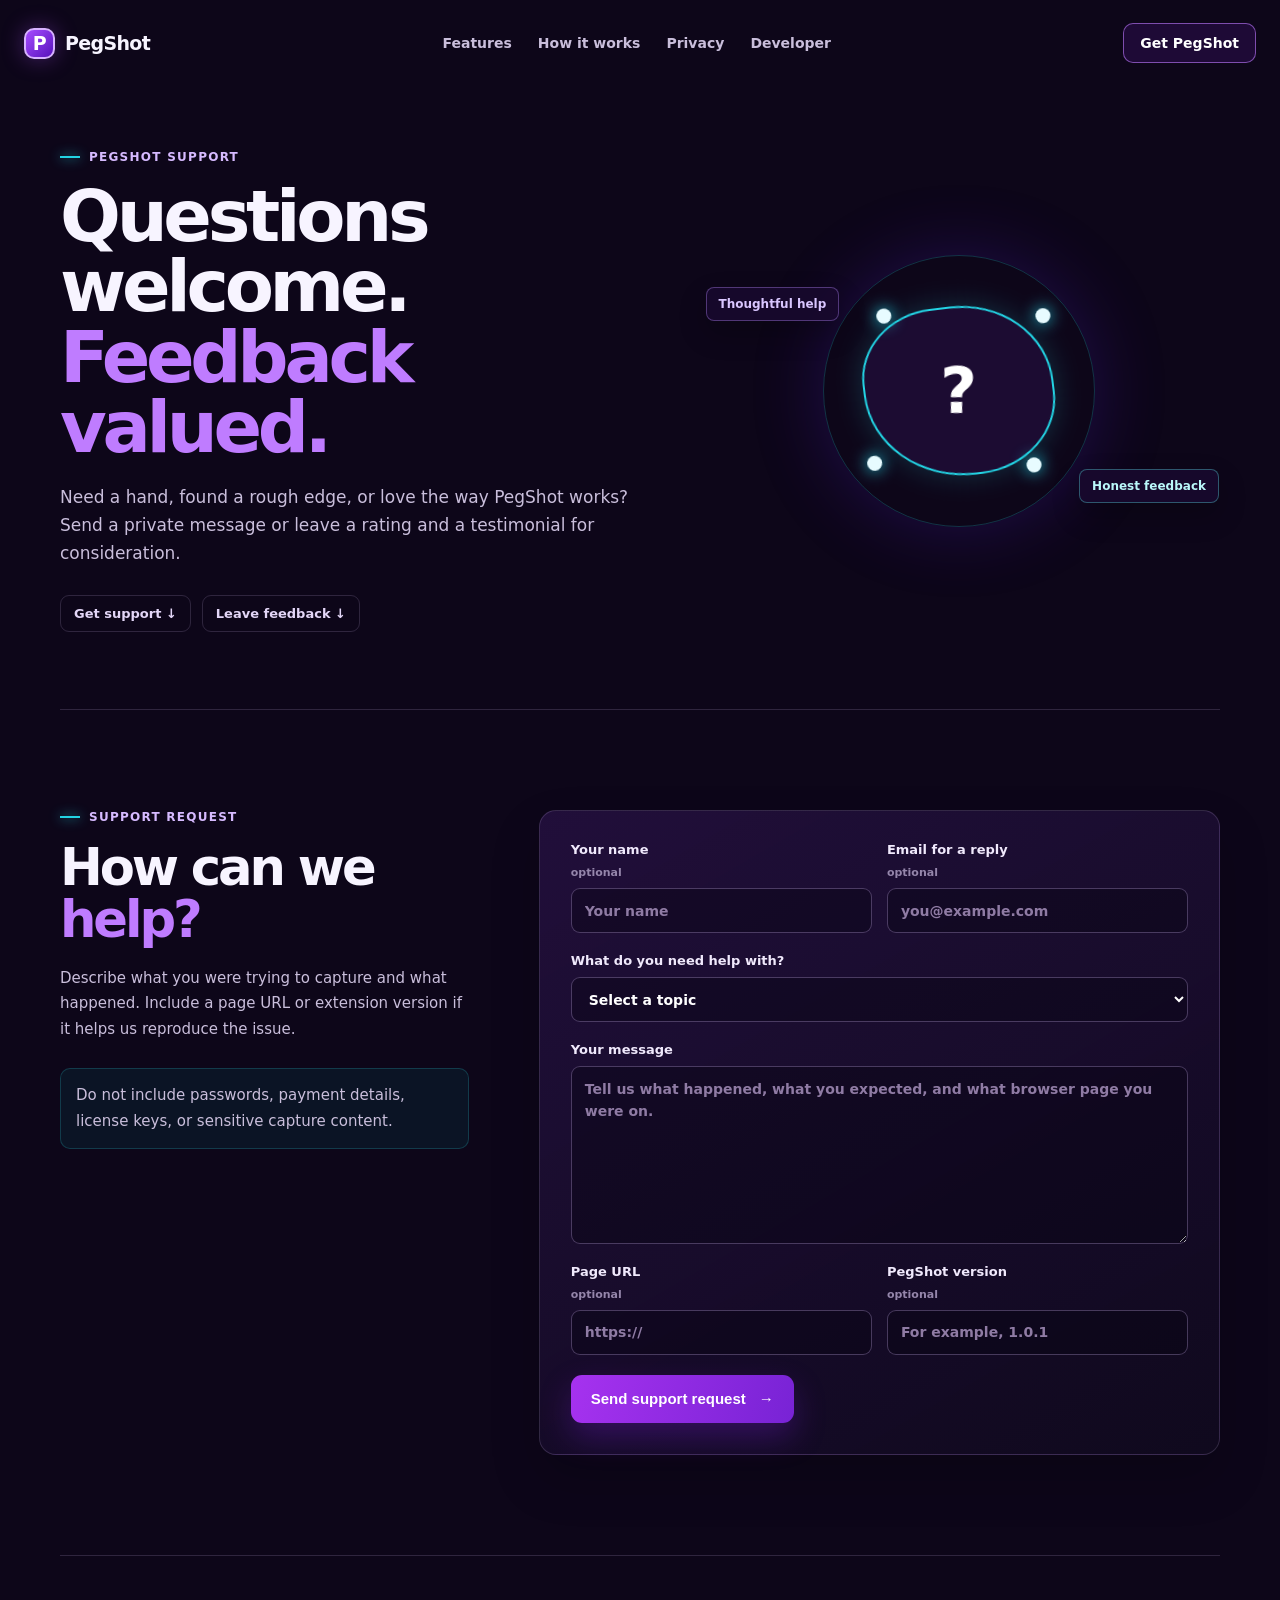
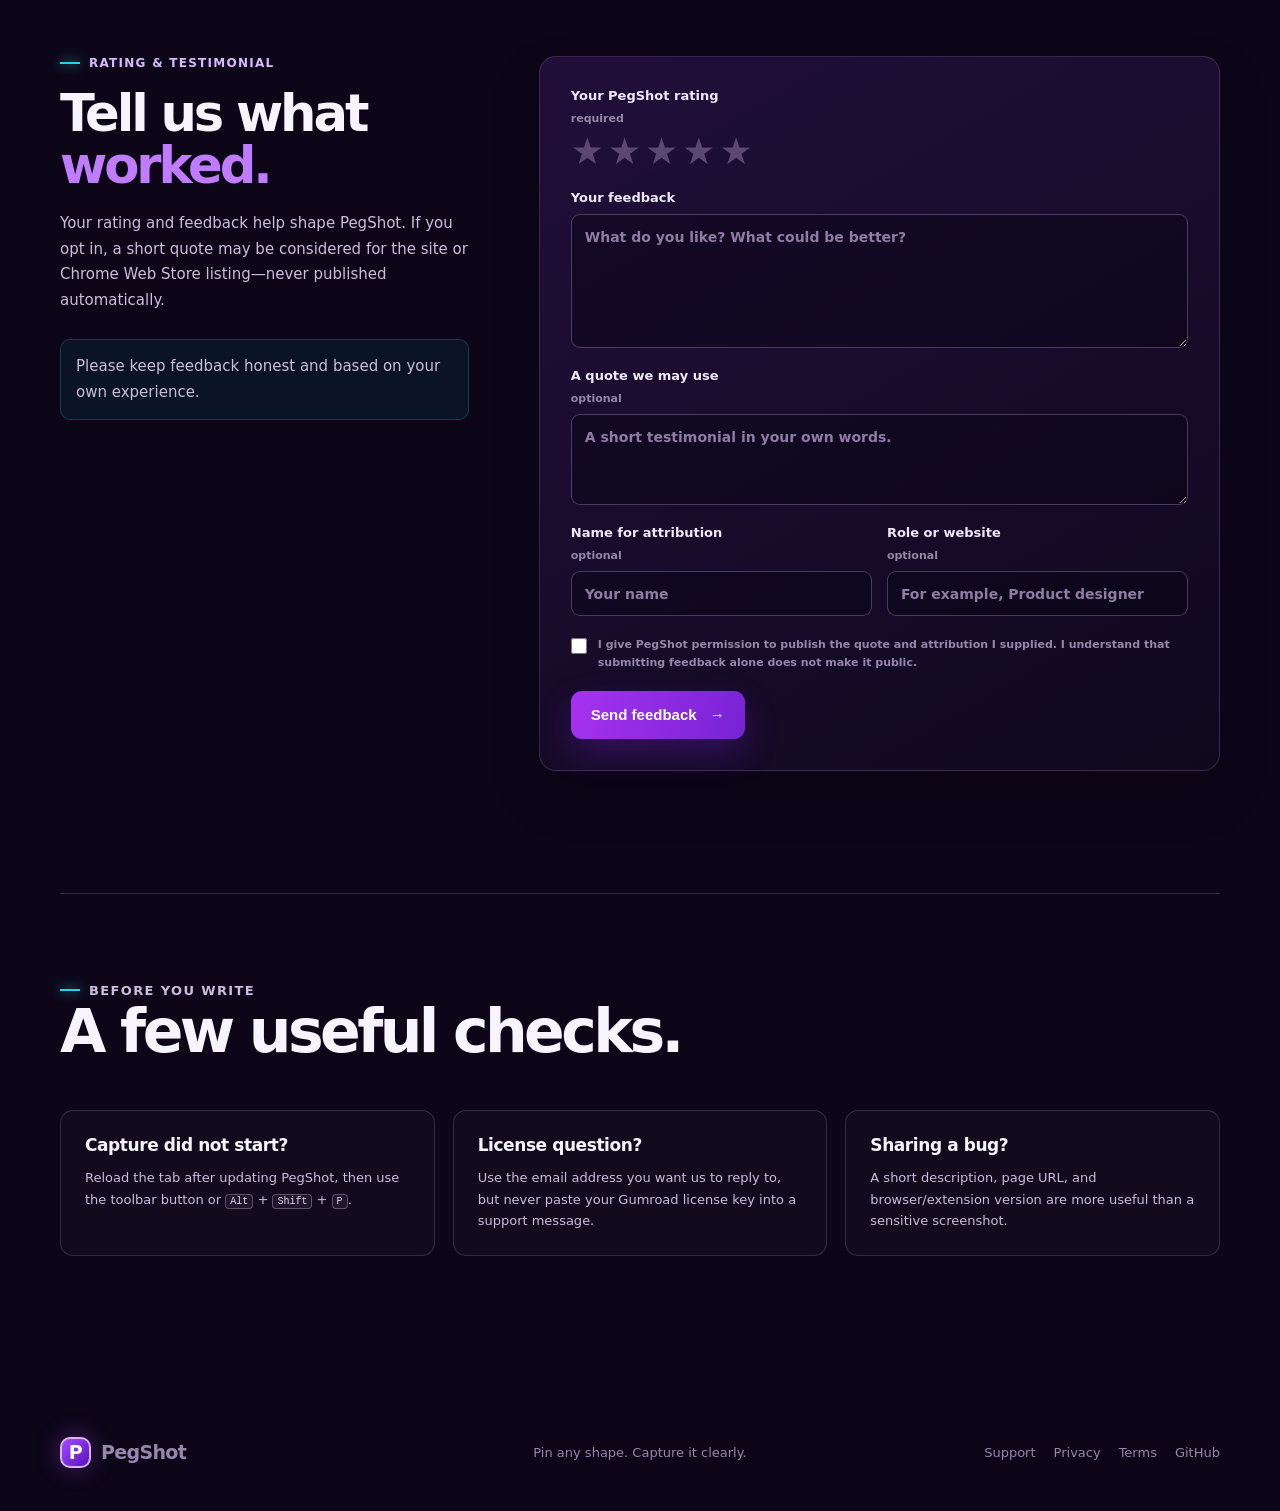
<file: support.html>
<!doctype html>
<html lang="en">
  <head>
    <meta charset="utf-8">
    <meta name="viewport" content="width=device-width, initial-scale=1">
    <meta name="description" content="Get PegShot support, share product feedback, and submit a rating or testimonial.">
    <meta name="theme-color" content="#10051f">
    <title>Support &amp; feedback — PegShot</title>
    <link rel="stylesheet" href="styles.css">
  </head>
  <body>
    <header class="site-header">
      <a class="brand" href="index.html" aria-label="PegShot home">
        <span class="brand-mark" aria-hidden="true">P</span>
        <span>PegShot</span>
      </a>
      <nav aria-label="Primary navigation">
        <a href="index.html#features">Features</a>
        <a href="index.html#how-it-works">How it works</a>
        <a href="index.html#privacy">Privacy</a>
        <a href="index.html#developer">Developer</a>
      </nav>
      <a class="nav-cta" href="https://sumitra10.gumroad.com/l/glunip" target="_blank" rel="noopener noreferrer">Get PegShot</a>
    </header>

    <main>
      <section class="support-hero section-shell" aria-labelledby="support-title">
        <div>
          <p class="eyebrow"><span></span> PegShot support</p>
          <h1 id="support-title">Questions welcome.<br><em>Feedback valued.</em></h1>
          <p>Need a hand, found a rough edge, or love the way PegShot works? Send a private message or leave a rating and a testimonial for consideration.</p>
          <div class="support-jump-links"><a href="#support">Get support <span aria-hidden="true">↓</span></a><a href="#feedback">Leave feedback <span aria-hidden="true">↓</span></a></div>
        </div>
        <div class="support-art" aria-hidden="true">
          <div class="support-art-shape"><b></b><b></b><b></b><b></b><strong>?</strong></div>
          <span class="support-art-label label-one">Thoughtful help</span>
          <span class="support-art-label label-two">Honest feedback</span>
        </div>
      </section>

      <section class="form-section section-shell" id="support" aria-labelledby="support-form-title">
        <div class="form-intro">
          <p class="eyebrow"><span></span> Support request</p>
          <h2 id="support-form-title">How can we <em>help?</em></h2>
          <p>Describe what you were trying to capture and what happened. Include a page URL or extension version if it helps us reproduce the issue.</p>
          <p class="form-note">Do not include passwords, payment details, license keys, or sensitive capture content.</p>
        </div>
        <form class="peg-form" action="https://formspree.io/f/xzezbbkd" method="POST">
          <input type="hidden" name="_subject" value="New PegShot support request">
          <input type="hidden" name="_next" value="https://pegshot.sumit-samantray.com/thanks.html">
          <label class="honeypot">Leave this field empty<input type="text" name="_gotcha" tabindex="-1" autocomplete="off"></label>
          <div class="field-row">
            <label>Your name <span>optional</span><input type="text" name="name" autocomplete="name" placeholder="Your name"></label>
            <label>Email for a reply <span>optional</span><input type="email" name="email" autocomplete="email" placeholder="you@example.com"></label>
          </div>
          <label>What do you need help with?<select name="topic" required><option value="" selected disabled>Select a topic</option><option>Using PegShot</option><option>Something did not work</option><option>License or trial</option><option>Feature idea</option><option>Something else</option></select></label>
          <label>Your message<textarea name="message" required rows="7" placeholder="Tell us what happened, what you expected, and what browser page you were on."></textarea></label>
          <div class="field-row">
            <label>Page URL <span>optional</span><input type="url" name="page_url" placeholder="https://"></label>
            <label>PegShot version <span>optional</span><input type="text" name="extension_version" placeholder="For example, 1.0.1"></label>
          </div>
          <button class="button button-primary" type="submit">Send support request <span aria-hidden="true">→</span></button>
        </form>
      </section>

      <section class="form-section feedback-section section-shell" id="feedback" aria-labelledby="feedback-form-title">
        <div class="form-intro">
          <p class="eyebrow"><span></span> Rating &amp; testimonial</p>
          <h2 id="feedback-form-title">Tell us what <em>worked.</em></h2>
          <p>Your rating and feedback help shape PegShot. If you opt in, a short quote may be considered for the site or Chrome Web Store listing—never published automatically.</p>
          <p class="form-note">Please keep feedback honest and based on your own experience.</p>
        </div>
        <form class="peg-form" action="https://formspree.io/f/xljdeeoe" method="POST">
          <input type="hidden" name="_subject" value="New PegShot review and testimonial">
          <input type="hidden" name="_next" value="https://pegshot.sumit-samantray.com/thanks.html">
          <label class="honeypot">Leave this field empty<input type="text" name="_gotcha" tabindex="-1" autocomplete="off"></label>
          <fieldset class="rating-fieldset">
            <legend>Your PegShot rating <span>required</span></legend>
            <div class="star-rating" role="radiogroup" aria-label="Your PegShot rating">
              <input id="star-5" type="radio" name="rating" value="5 stars" required><label for="star-5" title="5 stars">★<span class="sr-only">5 stars</span></label>
              <input id="star-4" type="radio" name="rating" value="4 stars"><label for="star-4" title="4 stars">★<span class="sr-only">4 stars</span></label>
              <input id="star-3" type="radio" name="rating" value="3 stars"><label for="star-3" title="3 stars">★<span class="sr-only">3 stars</span></label>
              <input id="star-2" type="radio" name="rating" value="2 stars"><label for="star-2" title="2 stars">★<span class="sr-only">2 stars</span></label>
              <input id="star-1" type="radio" name="rating" value="1 star"><label for="star-1" title="1 star">★<span class="sr-only">1 star</span></label>
            </div>
          </fieldset>
          <label>Your feedback<textarea name="feedback" required rows="5" placeholder="What do you like? What could be better?"></textarea></label>
          <label>A quote we may use <span>optional</span><textarea name="testimonial_quote" rows="3" placeholder="A short testimonial in your own words."></textarea></label>
          <div class="field-row">
            <label>Name for attribution <span>optional</span><input type="text" name="name" autocomplete="name" placeholder="Your name"></label>
            <label>Role or website <span>optional</span><input type="text" name="role_or_website" placeholder="For example, Product designer"></label>
          </div>
          <label class="consent"><input type="checkbox" name="testimonial_publish_consent" value="I give PegShot permission to publish my supplied quote and attribution."><span>I give PegShot permission to publish the quote and attribution I supplied. I understand that submitting feedback alone does not make it public.</span></label>
          <button class="button button-primary" type="submit">Send feedback <span aria-hidden="true">→</span></button>
        </form>
      </section>

      <section class="support-faq section-shell" aria-labelledby="faq-title">
        <p class="eyebrow"><span></span> Before you write</p>
        <h2 id="faq-title">A few useful checks.</h2>
        <div>
          <article><h3>Capture did not start?</h3><p>Reload the tab after updating PegShot, then use the toolbar button or <kbd>Alt</kbd> + <kbd>Shift</kbd> + <kbd>P</kbd>.</p></article>
          <article><h3>License question?</h3><p>Use the email address you want us to reply to, but never paste your Gumroad license key into a support message.</p></article>
          <article><h3>Sharing a bug?</h3><p>A short description, page URL, and browser/extension version are more useful than a sensitive screenshot.</p></article>
        </div>
      </section>
    </main>

    <footer class="site-footer section-shell">
      <a class="brand" href="index.html"><span class="brand-mark" aria-hidden="true">P</span><span>PegShot</span></a>
      <p>Pin any shape. Capture it clearly.</p>
      <div><a href="support.html">Support</a><a href="privacy/privacy.html">Privacy</a><a href="terms.html">Terms</a><a href="https://github.com/sumit-samantray" target="_blank" rel="noopener noreferrer">GitHub</a></div>
    </footer>
  </body>
</html>
</file>
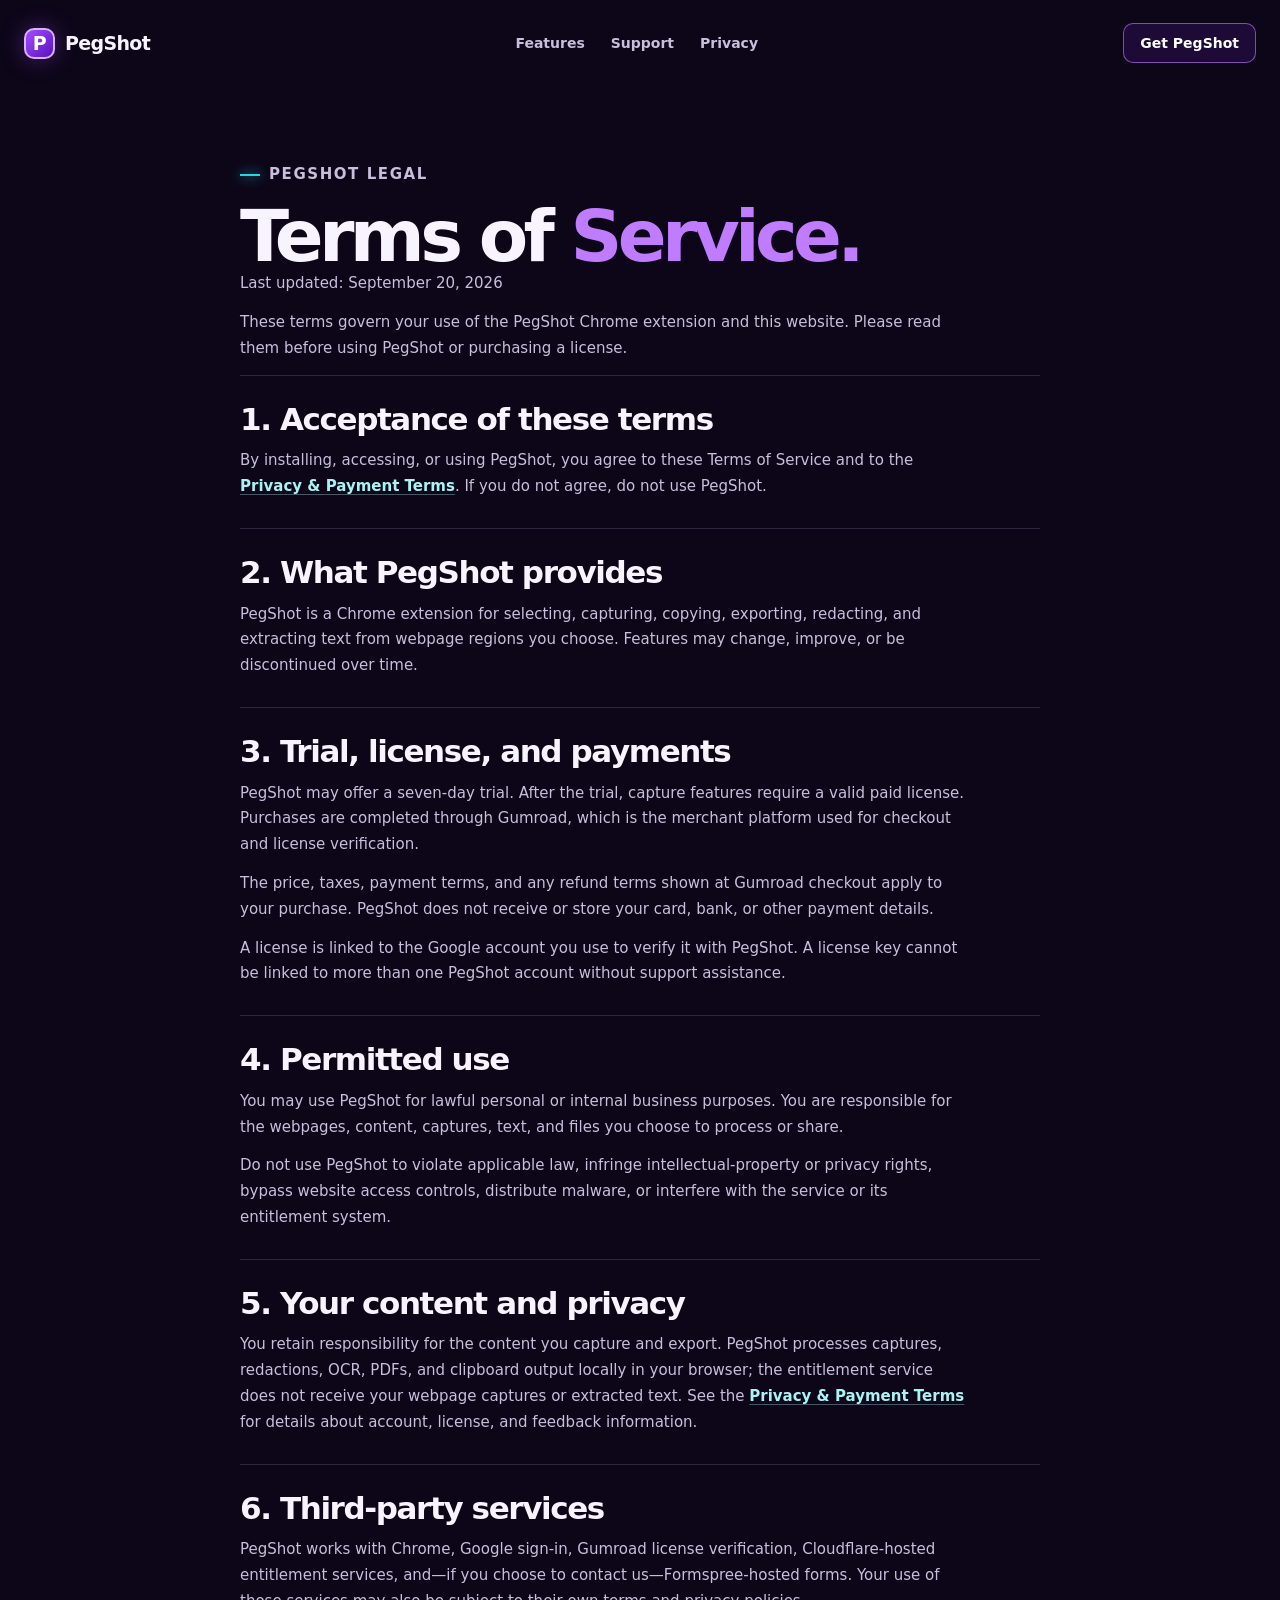
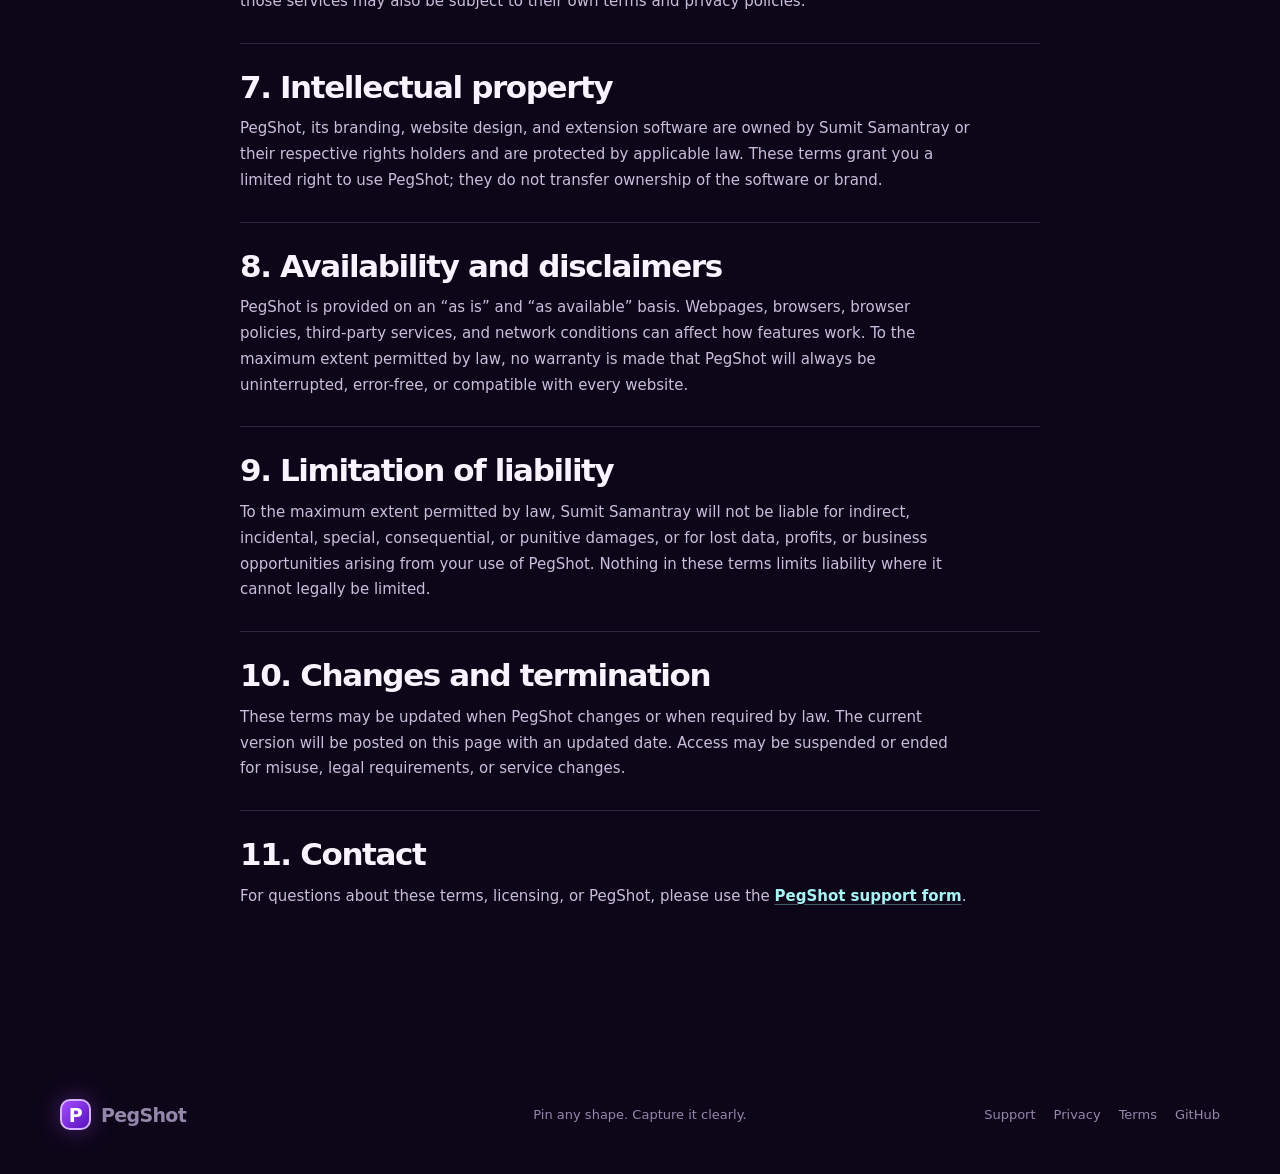
<file: terms.html>
<!doctype html>
<html lang="en">
  <head>
    <meta charset="utf-8">
    <meta name="viewport" content="width=device-width, initial-scale=1">
    <meta name="description" content="PegShot Terms of Service for the Chrome extension and its website.">
    <meta name="theme-color" content="#10051f">
    <title>Terms of Service — PegShot</title>
    <link rel="stylesheet" href="styles.css">
  </head>
  <body class="legal-page">
    <header class="site-header">
      <a class="brand" href="index.html" aria-label="PegShot home">
        <span class="brand-mark" aria-hidden="true">P</span>
        <span>PegShot</span>
      </a>
      <nav aria-label="Primary navigation">
        <a href="index.html#features">Features</a>
        <a href="support.html">Support</a>
        <a href="privacy/privacy.html">Privacy</a>
      </nav>
      <a class="nav-cta" href="https://sumitra10.gumroad.com/l/glunip" target="_blank" rel="noopener noreferrer">Get PegShot</a>
    </header>

    <main class="legal-content section-shell">
      <p class="eyebrow"><span></span> PegShot legal</p>
      <h1>Terms of <em>Service.</em></h1>
      <p class="legal-updated">Last updated: September 20, 2026</p>
      <p class="legal-lead">These terms govern your use of the PegShot Chrome extension and this website. Please read them before using PegShot or purchasing a license.</p>

      <section>
        <h2>1. Acceptance of these terms</h2>
        <p>By installing, accessing, or using PegShot, you agree to these Terms of Service and to the <a href="privacy/privacy.html">Privacy &amp; Payment Terms</a>. If you do not agree, do not use PegShot.</p>
      </section>

      <section>
        <h2>2. What PegShot provides</h2>
        <p>PegShot is a Chrome extension for selecting, capturing, copying, exporting, redacting, and extracting text from webpage regions you choose. Features may change, improve, or be discontinued over time.</p>
      </section>

      <section>
        <h2>3. Trial, license, and payments</h2>
        <p>PegShot may offer a seven-day trial. After the trial, capture features require a valid paid license. Purchases are completed through Gumroad, which is the merchant platform used for checkout and license verification.</p>
        <p>The price, taxes, payment terms, and any refund terms shown at Gumroad checkout apply to your purchase. PegShot does not receive or store your card, bank, or other payment details.</p>
        <p>A license is linked to the Google account you use to verify it with PegShot. A license key cannot be linked to more than one PegShot account without support assistance.</p>
      </section>

      <section>
        <h2>4. Permitted use</h2>
        <p>You may use PegShot for lawful personal or internal business purposes. You are responsible for the webpages, content, captures, text, and files you choose to process or share.</p>
        <p>Do not use PegShot to violate applicable law, infringe intellectual-property or privacy rights, bypass website access controls, distribute malware, or interfere with the service or its entitlement system.</p>
      </section>

      <section>
        <h2>5. Your content and privacy</h2>
        <p>You retain responsibility for the content you capture and export. PegShot processes captures, redactions, OCR, PDFs, and clipboard output locally in your browser; the entitlement service does not receive your webpage captures or extracted text. See the <a href="privacy/privacy.html">Privacy &amp; Payment Terms</a> for details about account, license, and feedback information.</p>
      </section>

      <section>
        <h2>6. Third-party services</h2>
        <p>PegShot works with Chrome, Google sign-in, Gumroad license verification, Cloudflare-hosted entitlement services, and—if you choose to contact us—Formspree-hosted forms. Your use of those services may also be subject to their own terms and privacy policies.</p>
      </section>

      <section>
        <h2>7. Intellectual property</h2>
        <p>PegShot, its branding, website design, and extension software are owned by Sumit Samantray or their respective rights holders and are protected by applicable law. These terms grant you a limited right to use PegShot; they do not transfer ownership of the software or brand.</p>
      </section>

      <section>
        <h2>8. Availability and disclaimers</h2>
        <p>PegShot is provided on an “as is” and “as available” basis. Webpages, browsers, browser policies, third-party services, and network conditions can affect how features work. To the maximum extent permitted by law, no warranty is made that PegShot will always be uninterrupted, error-free, or compatible with every website.</p>
      </section>

      <section>
        <h2>9. Limitation of liability</h2>
        <p>To the maximum extent permitted by law, Sumit Samantray will not be liable for indirect, incidental, special, consequential, or punitive damages, or for lost data, profits, or business opportunities arising from your use of PegShot. Nothing in these terms limits liability where it cannot legally be limited.</p>
      </section>

      <section>
        <h2>10. Changes and termination</h2>
        <p>These terms may be updated when PegShot changes or when required by law. The current version will be posted on this page with an updated date. Access may be suspended or ended for misuse, legal requirements, or service changes.</p>
      </section>

      <section>
        <h2>11. Contact</h2>
        <p>For questions about these terms, licensing, or PegShot, please use the <a href="support.html">PegShot support form</a>.</p>
      </section>
    </main>

    <footer class="site-footer section-shell">
      <a class="brand" href="index.html"><span class="brand-mark" aria-hidden="true">P</span><span>PegShot</span></a>
      <p>Pin any shape. Capture it clearly.</p>
      <div><a href="support.html">Support</a><a href="privacy/privacy.html">Privacy</a><a href="terms.html">Terms</a><a href="https://github.com/sumit-samantray" target="_blank" rel="noopener noreferrer">GitHub</a></div>
    </footer>
  </body>
</html>
</file>
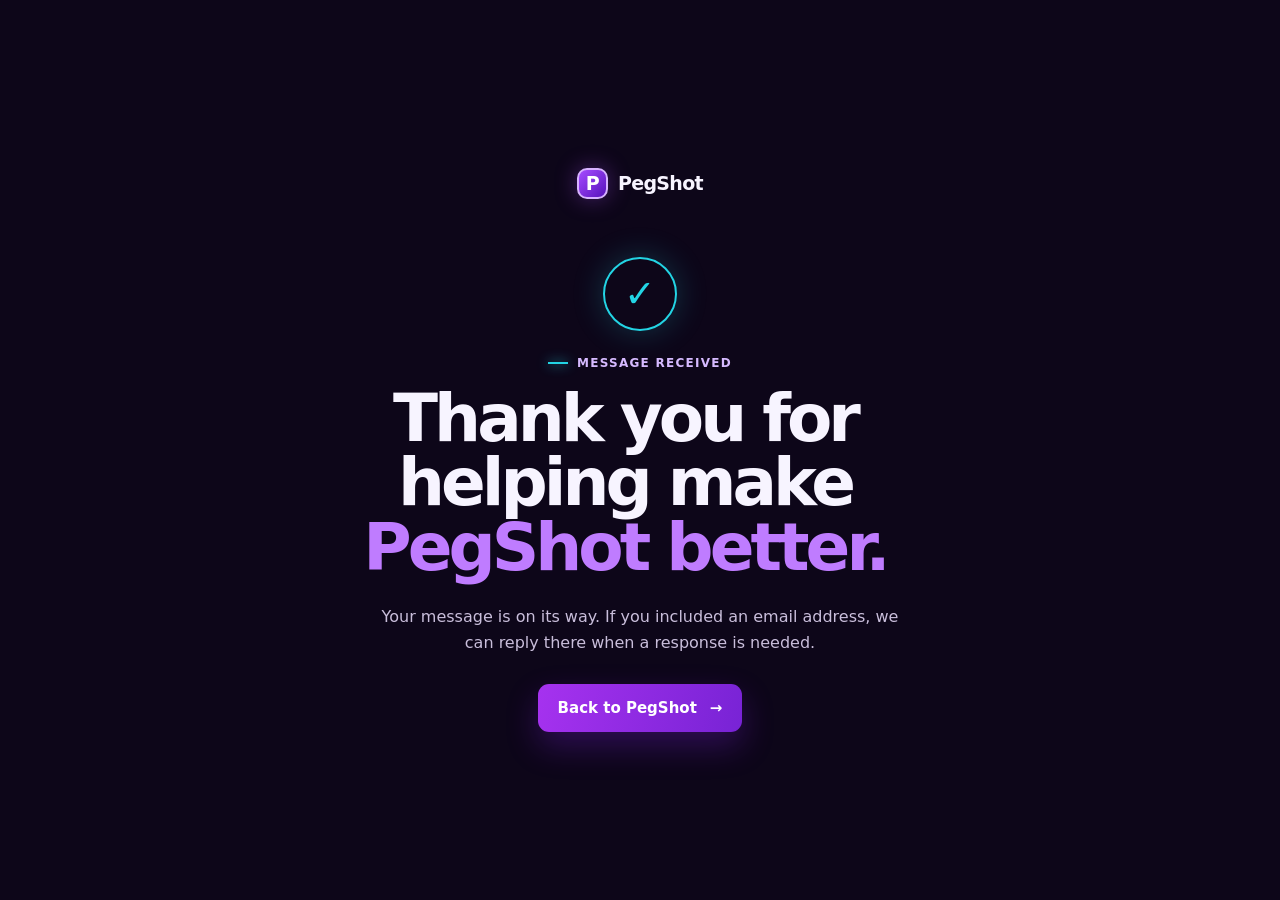
<file: thanks.html>
<!doctype html>
<html lang="en">
  <head>
    <meta charset="utf-8">
    <meta name="viewport" content="width=device-width, initial-scale=1">
    <meta name="theme-color" content="#10051f">
    <title>Thank you — PegShot</title>
    <link rel="stylesheet" href="styles.css">
  </head>
  <body class="thanks-body">
    <main class="thanks section-shell">
      <a class="brand" href="index.html"><span class="brand-mark" aria-hidden="true">P</span><span>PegShot</span></a>
      <div class="thanks-mark" aria-hidden="true">✓</div>
      <p class="eyebrow"><span></span> Message received</p>
      <h1>Thank you for helping make <em>PegShot better.</em></h1>
      <p>Your message is on its way. If you included an email address, we can reply there when a response is needed.</p>
      <a class="button button-primary" href="index.html">Back to PegShot <span aria-hidden="true">→</span></a>
    </main>
  </body>
</html>
</file>
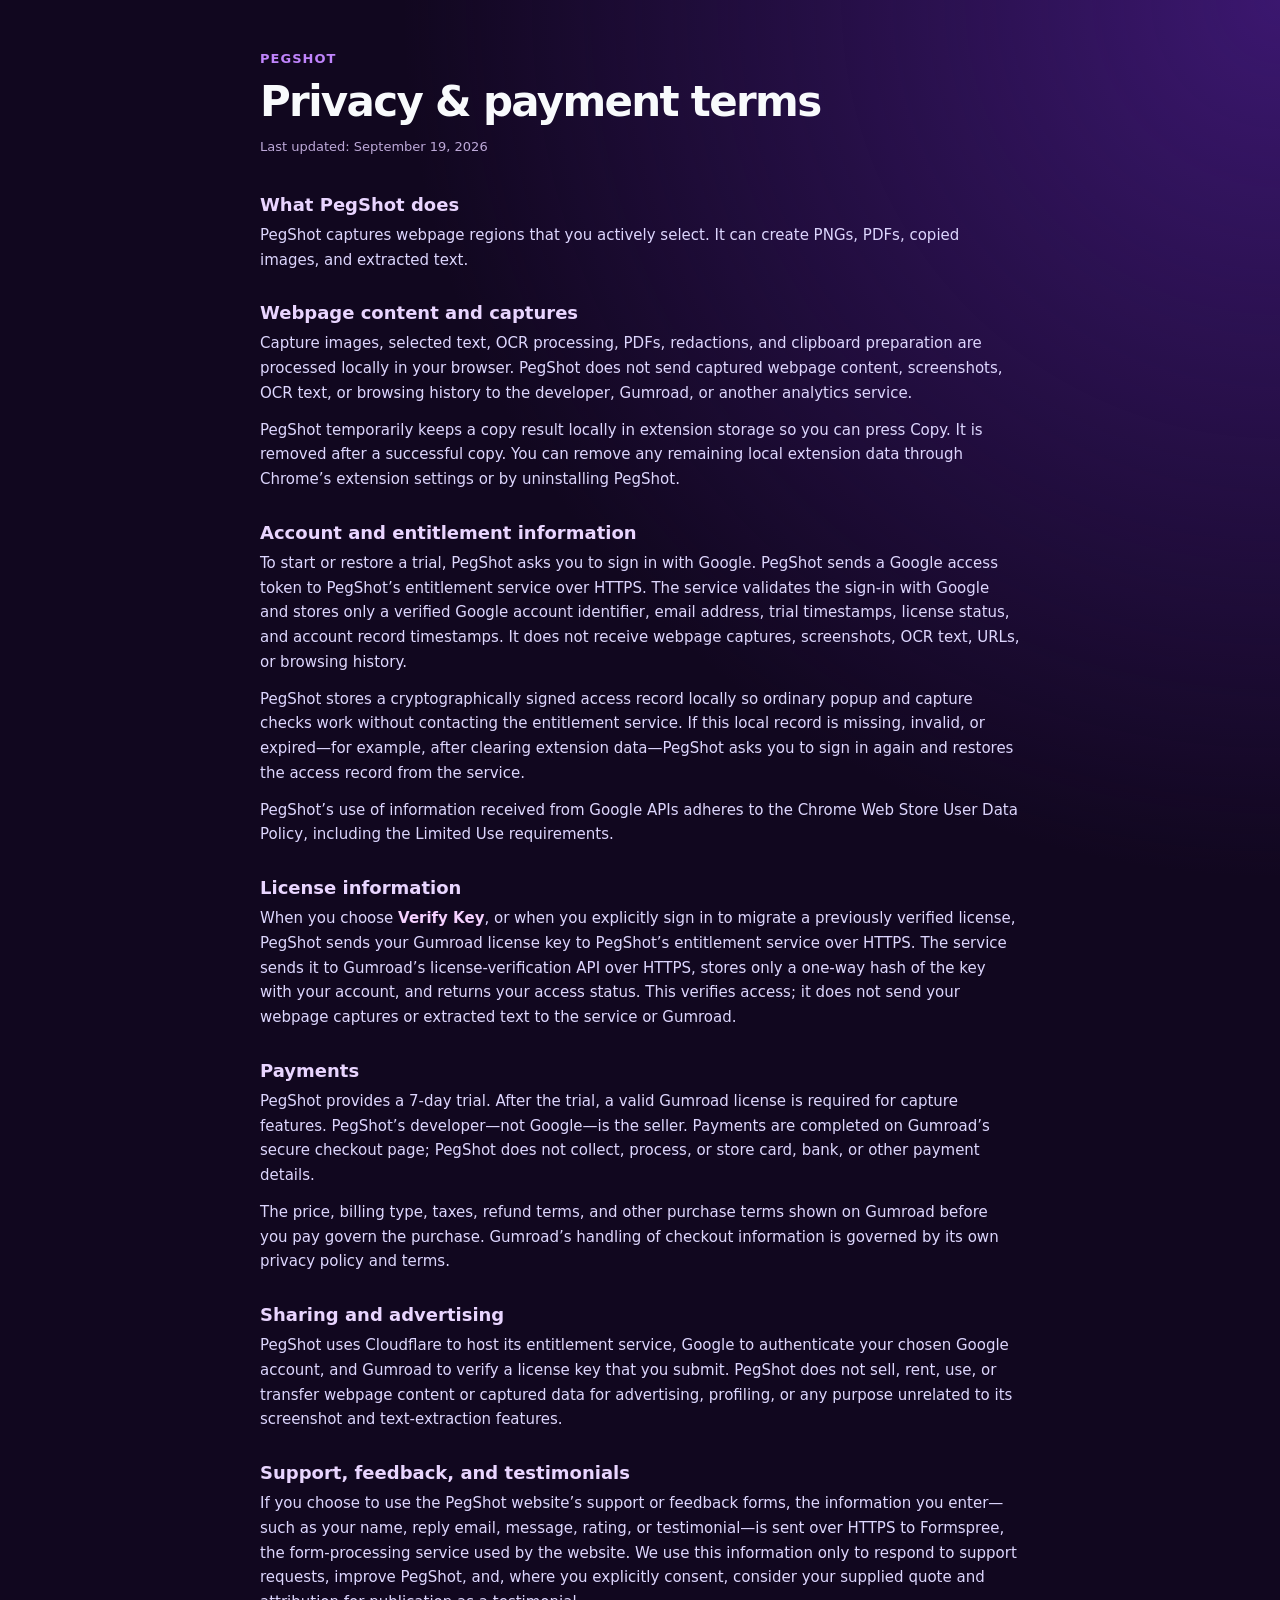
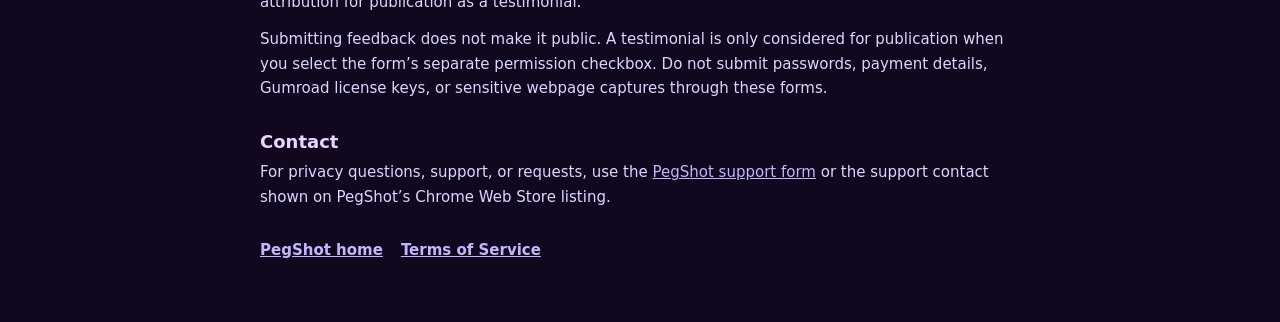
<file: privacy/privacy.html>
<!doctype html>
<html lang="en">
  <head>
    <meta charset="utf-8">
    <meta name="viewport" content="width=device-width, initial-scale=1">
    <title>PegShot Privacy &amp; Payment Terms</title>
    <link rel="stylesheet" href="privacy.css">
  </head>
  <body>
    <main>
      <p class="eyebrow">PegShot</p>
      <h1>Privacy &amp; payment terms</h1>
      <p class="updated">Last updated: September 19, 2026</p>

      <h2>What PegShot does</h2>
      <p>PegShot captures webpage regions that you actively select. It can create PNGs, PDFs, copied images, and extracted text.</p>

      <h2>Webpage content and captures</h2>
      <p>Capture images, selected text, OCR processing, PDFs, redactions, and clipboard preparation are processed locally in your browser. PegShot does not send captured webpage content, screenshots, OCR text, or browsing history to the developer, Gumroad, or another analytics service.</p>
      <p>PegShot temporarily keeps a copy result locally in extension storage so you can press Copy. It is removed after a successful copy. You can remove any remaining local extension data through Chrome’s extension settings or by uninstalling PegShot.</p>

      <h2>Account and entitlement information</h2>
      <p>To start or restore a trial, PegShot asks you to sign in with Google. PegShot sends a Google access token to PegShot’s entitlement service over HTTPS. The service validates the sign-in with Google and stores only a verified Google account identifier, email address, trial timestamps, license status, and account record timestamps. It does not receive webpage captures, screenshots, OCR text, URLs, or browsing history.</p>
      <p>PegShot stores a cryptographically signed access record locally so ordinary popup and capture checks work without contacting the entitlement service. If this local record is missing, invalid, or expired—for example, after clearing extension data—PegShot asks you to sign in again and restores the access record from the service.</p>
      <p>PegShot’s use of information received from Google APIs adheres to the Chrome Web Store User Data Policy, including the Limited Use requirements.</p>

      <h2>License information</h2>
      <p>When you choose <strong>Verify Key</strong>, or when you explicitly sign in to migrate a previously verified license, PegShot sends your Gumroad license key to PegShot’s entitlement service over HTTPS. The service sends it to Gumroad’s license-verification API over HTTPS, stores only a one-way hash of the key with your account, and returns your access status. This verifies access; it does not send your webpage captures or extracted text to the service or Gumroad.</p>

      <h2>Payments</h2>
      <p>PegShot provides a 7-day trial. After the trial, a valid Gumroad license is required for capture features. PegShot’s developer—not Google—is the seller. Payments are completed on Gumroad’s secure checkout page; PegShot does not collect, process, or store card, bank, or other payment details.</p>
      <p>The price, billing type, taxes, refund terms, and other purchase terms shown on Gumroad before you pay govern the purchase. Gumroad’s handling of checkout information is governed by its own privacy policy and terms.</p>

      <h2>Sharing and advertising</h2>
      <p>PegShot uses Cloudflare to host its entitlement service, Google to authenticate your chosen Google account, and Gumroad to verify a license key that you submit. PegShot does not sell, rent, use, or transfer webpage content or captured data for advertising, profiling, or any purpose unrelated to its screenshot and text-extraction features.</p>

      <h2>Support, feedback, and testimonials</h2>
      <p>If you choose to use the PegShot website’s support or feedback forms, the information you enter—such as your name, reply email, message, rating, or testimonial—is sent over HTTPS to Formspree, the form-processing service used by the website. We use this information only to respond to support requests, improve PegShot, and, where you explicitly consent, consider your supplied quote and attribution for publication as a testimonial.</p>
      <p>Submitting feedback does not make it public. A testimonial is only considered for publication when you select the form’s separate permission checkbox. Do not submit passwords, payment details, Gumroad license keys, or sensitive webpage captures through these forms.</p>

      <h2>Contact</h2>
      <p>For privacy questions, support, or requests, use the <a href="../support.html">PegShot support form</a> or the support contact shown on PegShot’s Chrome Web Store listing.</p>
      <p class="legal-links"><a href="../index.html">PegShot home</a><a href="../terms.html">Terms of Service</a></p>
    </main>
  </body>
</html>
</file>
<file: styles.css>
:root {
  --ink: #f7f4ff;
  --muted: #c9bedb;
  --dim: #9586ab;
  --canvas: #0d0619;
  --panel: #160a2a;
  --panel-2: #21103b;
  --line: rgba(220, 198, 255, .16);
  --violet: #8f2cf2;
  --violet-light: #bf7cff;
  --cyan: #23d4e4;
  --teal: #0b8f91;
  font-family: Inter, ui-sans-serif, system-ui, -apple-system, BlinkMacSystemFont, "Segoe UI", sans-serif;
  color: var(--ink);
  background: var(--canvas);
}

* { box-sizing: border-box; }
html { scroll-behavior: smooth; }
body { margin: 0; min-width: 320px; overflow-x: hidden; background: var(--canvas); }
body::before { position: fixed; z-index: -2; inset: 0; content: ""; background: radial-gradient(circle at 76% -12%, rgba(113, 38, 195, .38), transparent 34rem), radial-gradient(circle at 4% 15%, rgba(29, 134, 153, .15), transparent 28rem), var(--canvas); }
a { color: inherit; text-decoration: none; }
img { display: block; max-width: 100%; }

.section-shell { width: min(1160px, calc(100% - 48px)); margin: 0 auto; }
.site-header { width: min(1240px, calc(100% - 48px)); height: 86px; margin: 0 auto; display: flex; align-items: center; justify-content: space-between; gap: 28px; }
.brand { display: inline-flex; align-items: center; gap: 10px; font-size: 19px; font-weight: 800; letter-spacing: -.035em; }
.brand-mark { display: grid; width: 31px; height: 31px; place-items: center; border: 2px solid #d7b2ff; border-radius: 10px; color: white; background: linear-gradient(135deg, #a64cff, #5712bc); box-shadow: 0 0 22px rgba(174, 80, 255, .35); font-size: 19px; font-weight: 900; }
nav { display: flex; align-items: center; gap: 26px; color: var(--muted); font-size: 14px; font-weight: 600; }
nav a:hover, .site-footer a:hover { color: white; }
.nav-cta { padding: 11px 16px; border: 1px solid rgba(190, 123, 255, .6); border-radius: 10px; background: rgba(138, 38, 230, .14); color: white; font-size: 14px; font-weight: 800; transition: transform .2s, background .2s; }
.nav-cta:hover { transform: translateY(-2px); background: rgba(138, 38, 230, .32); }

.hero { min-height: 650px; display: grid; grid-template-columns: 1.02fr .98fr; align-items: center; gap: 54px; padding: 66px 0 82px; }
.eyebrow { display: flex; align-items: center; gap: 9px; margin: 0 0 17px; color: #d6baff; font-size: 12px; font-weight: 800; letter-spacing: .105em; text-transform: uppercase; }
.eyebrow span { width: 20px; height: 2px; background: var(--cyan); box-shadow: 0 0 12px var(--cyan); }
h1, h2, h3, p { margin-top: 0; }
h1, h2 { letter-spacing: -.06em; }
h1 { max-width: 650px; margin-bottom: 23px; font-size: clamp(47px, 6vw, 78px); line-height: .98; }
h1 em, h2 em { color: var(--violet-light); font-style: normal; }
.hero-intro { max-width: 555px; margin-bottom: 29px; color: var(--muted); font-size: 18px; line-height: 1.64; }
.hero-actions { display: flex; flex-wrap: wrap; gap: 12px; }
.button { display: inline-flex; align-items: center; justify-content: center; gap: 13px; min-height: 48px; padding: 0 20px; border-radius: 11px; font-size: 15px; font-weight: 800; transition: transform .2s, box-shadow .2s, background .2s; }
.button:hover { transform: translateY(-3px); }
.button-primary { color: white; background: linear-gradient(105deg, #a632ef, #7823d5); box-shadow: 0 14px 32px rgba(128, 30, 227, .29); }
.button-primary:hover { box-shadow: 0 18px 38px rgba(142, 43, 238, .43); }
.button-quiet { border: 1px solid var(--line); color: #e5d8f7; background: rgba(255,255,255,.025); }
.button-quiet:hover { background: rgba(255,255,255,.07); }
.hero-notes { display: flex; flex-wrap: wrap; gap: 18px; padding: 0; margin: 30px 0 0; color: var(--dim); font-size: 13px; list-style: none; }
.hero-notes li { white-space: nowrap; }
.hero-notes strong { color: #f0e7ff; }

.hero-visual { position: relative; height: 510px; min-width: 0; display: grid; place-items: center; }
.popup-frame { position: relative; z-index: 2; width: min(285px, 58%); overflow: hidden; border: 1px solid rgba(220, 188, 255, .56); border-radius: 22px; box-shadow: 0 34px 60px rgba(0, 0, 0, .48), 0 0 0 8px rgba(126, 39, 214, .09); transform: rotate(2.5deg); }
.popup-frame img { width: 100%; }
.hero-orbit { position: absolute; z-index: 0; border: 1px solid rgba(80, 222, 238, .23); border-radius: 50%; }
.orbit-one { width: 485px; height: 255px; transform: rotate(-26deg); background: radial-gradient(ellipse at 50% 50%, rgba(30, 204, 220, .13), transparent 66%); }
.orbit-two { width: 390px; height: 390px; border-color: rgba(169, 80, 255, .2); transform: rotate(24deg); }
.peg-shape { position: absolute; z-index: 1; width: 390px; height: 310px; }
.peg-shape svg { width: 100%; height: 100%; overflow: visible; }
.peg-shape path { fill: rgba(159, 77, 255, .11); stroke: #a754ff; stroke-width: 1; filter: drop-shadow(0 0 5px rgba(170, 78, 255, .9)); }
.peg-shape i { position: absolute; z-index: 2; width: 14px; height: 14px; border: 3px solid #ebddff; border-radius: 50%; background: #8127e6; box-shadow: 0 0 16px #b45dff; }
.peg-shape i:nth-of-type(1) { top: 11%; left: 13%; }
.peg-shape i:nth-of-type(2) { top: 22%; right: 15%; }
.peg-shape i:nth-of-type(3) { right: 22%; bottom: 12%; }
.peg-shape i:nth-of-type(4) { bottom: 22%; left: 19%; }
.floating-chip { position: absolute; z-index: 3; padding: 10px 12px; border: 1px solid rgba(128, 237, 240, .3); border-radius: 9px; background: rgba(18, 10, 37, .88); box-shadow: 0 12px 28px rgba(0, 0, 0, .24); color: #c6fbff; font-size: 12px; font-weight: 700; backdrop-filter: blur(10px); }
.chip-top { top: 68px; right: -5px; }
.chip-bottom { bottom: 55px; left: 1px; }

.proof { display: flex; align-items: center; justify-content: space-between; gap: 34px; padding: 24px 29px; border-top: 1px solid var(--line); border-bottom: 1px solid var(--line); color: var(--muted); }
.proof > p { max-width: 540px; margin: 0; font-size: 14px; line-height: 1.55; }
.proof-items { display: flex; flex-wrap: wrap; justify-content: flex-end; gap: 15px; color: #e8d9ff; font-size: 12px; font-weight: 700; }
.proof-items span::first-letter { color: var(--cyan); }

.intro { padding: 158px 0 137px; }
.section-heading { max-width: 710px; }
h2 { margin-bottom: 0; font-size: clamp(38px, 5vw, 60px); line-height: 1.02; }
.steps { display: grid; grid-template-columns: repeat(3, 1fr); gap: 18px; margin-top: 58px; }
.steps article { min-height: 216px; padding: 27px; border: 1px solid var(--line); border-radius: 15px; background: linear-gradient(145deg, rgba(255, 255, 255, .05), rgba(255, 255, 255, .015)); }
.step-number, .feature-kicker { color: var(--violet-light); font-size: 12px; font-weight: 800; letter-spacing: .07em; text-transform: uppercase; }
.steps h3 { margin: 26px 0 11px; font-size: 19px; letter-spacing: -.025em; }
.steps p { margin: 0; color: var(--muted); font-size: 14px; line-height: 1.58; }

.features { padding: 38px 0 146px; }
.feature-heading { margin-bottom: 73px; }
.feature-heading > p:last-child { max-width: 590px; margin: 23px 0 0; color: var(--muted); font-size: 17px; line-height: 1.62; }
.feature-row { display: grid; grid-template-columns: .8fr 1.2fr; align-items: center; gap: 72px; margin: 0 0 130px; }
.feature-row.is-reversed { grid-template-columns: 1.2fr .8fr; }
.feature-row.is-reversed .feature-copy { grid-column: 2; grid-row: 1; }
.feature-row.is-reversed .feature-media { grid-column: 1; grid-row: 1; }
.feature-copy h3 { margin: 16px 0; font-size: clamp(29px, 3.2vw, 43px); letter-spacing: -.055em; line-height: 1.02; }
.feature-copy > p:not(.feature-kicker) { color: var(--muted); font-size: 16px; line-height: 1.66; }
.feature-copy ul { display: grid; gap: 11px; padding: 0; margin: 24px 0 0; color: #e7ddf6; font-size: 14px; list-style: none; }
.feature-copy li::before { content: "✦"; margin-right: 10px; color: var(--cyan); }
.feature-media { position: relative; overflow: hidden; margin: 0; border: 1px solid rgba(217, 192, 255, .28); border-radius: 15px; box-shadow: 0 34px 58px rgba(0, 0, 0, .36); background: #24123d; }
.feature-media::after { position: absolute; inset: 0; content: ""; border: 1px solid rgba(255,255,255,.17); border-radius: inherit; pointer-events: none; }
.feature-media img { width: 100%; aspect-ratio: 1.755; object-fit: cover; }
.tilt-left { transform: rotate(-1.5deg); }
.tilt-right { transform: rotate(1.5deg); }
.feature-grid { display: grid; grid-template-columns: repeat(2, 1fr); gap: 21px; }
.feature-card { overflow: hidden; border: 1px solid var(--line); border-radius: 17px; background: linear-gradient(150deg, rgba(36, 16, 63, .72), rgba(19, 10, 35, .76)); }
.feature-card figure { margin: 0; border-bottom: 1px solid var(--line); background: #073d42; }
.feature-card img { width: 100%; aspect-ratio: 1.755; object-fit: cover; }
.feature-card > div { padding: 27px; }
.feature-card h3 { margin: 12px 0; font-size: 25px; letter-spacing: -.045em; }
.feature-card p:last-child { margin: 0; color: var(--muted); font-size: 14px; line-height: 1.62; }

.capture-modes { display: grid; grid-template-columns: .83fr 1.17fr; gap: 96px; padding: 80px 0 145px; border-top: 1px solid var(--line); }
.mode-list { border-top: 1px solid var(--line); }
.mode-list article { display: grid; grid-template-columns: 44px 1fr; gap: 15px; padding: 20px 0; border-bottom: 1px solid var(--line); }
.mode-list article > span { color: var(--violet-light); font-family: ui-monospace, SFMono-Regular, Menlo, monospace; font-size: 12px; }
.mode-list h3 { margin: 0 0 6px; font-size: 17px; letter-spacing: -.025em; }
.mode-list p { margin: 0; color: var(--muted); font-size: 14px; }

.privacy { display: grid; grid-template-columns: 178px 1fr; align-items: center; gap: 62px; padding: 84px; border: 1px solid rgba(81, 218, 220, .25); border-radius: 22px; background: linear-gradient(120deg, rgba(4, 79, 85, .7), rgba(33, 15, 61, .62)); box-shadow: inset 0 1px 0 rgba(255,255,255,.07); }
.privacy-mark { display: grid; width: 150px; height: 150px; place-items: center; border: 2px solid rgba(46, 228, 234, .7); border-radius: 50%; background: radial-gradient(circle at 42% 35%, rgba(72, 237, 243, .28), rgba(25, 117, 135, .12) 45%, transparent 70%); box-shadow: 0 0 60px rgba(33, 213, 222, .18); }
.privacy-mark span { display: grid; width: 66px; height: 66px; place-items: center; border: 2px solid var(--cyan); border-radius: 20px; color: var(--cyan); font-size: 38px; font-weight: 900; }
.privacy h2 { font-size: clamp(34px, 4.2vw, 52px); }
.privacy p:not(.eyebrow) { max-width: 690px; margin: 22px 0; color: #d2ecee; font-size: 16px; line-height: 1.7; }
.text-link { display: inline-flex; align-items: center; gap: 9px; color: #a8f3f4; font-size: 14px; font-weight: 800; }
.text-link:hover { color: white; }

.developer { display: grid; grid-template-columns: 340px 1fr; align-items: center; gap: 95px; padding: 152px 0; }
.developer-photo { position: relative; width: min(100%, 310px); aspect-ratio: 1; overflow: hidden; border: 1px solid rgba(211, 169, 255, .4); border-radius: 50%; box-shadow: 26px 30px 0 rgba(111, 34, 197, .16); }
.developer-photo::before { position: absolute; z-index: 1; inset: 0; content: ""; background: linear-gradient(150deg, rgba(144, 39, 245, .12), transparent 55%); pointer-events: none; }
.developer-photo img { width: 100%; height: 100%; object-fit: cover; object-position: center top; }
.developer-copy h2 { margin-bottom: 23px; }
.developer-copy > p:not(.eyebrow) { max-width: 620px; color: var(--muted); font-size: 17px; line-height: 1.72; }
.developer-copy .text-link { margin-top: 12px; color: #dac5ff; }

.final-cta { position: relative; overflow: hidden; padding: 105px 30px 109px; border-radius: 25px 25px 0 0; background: radial-gradient(circle at 50% 20%, rgba(203, 101, 255, .43), transparent 30%), linear-gradient(120deg, #431086, #17062e 56%, #0d4d58); text-align: center; }
.final-cta h2 { position: relative; max-width: 760px; margin: 0 auto 19px; font-size: clamp(40px, 5vw, 65px); }
.final-cta > p:not(.eyebrow) { position: relative; max-width: 540px; margin: 0 auto 30px; color: #e4d8f7; font-size: 16px; line-height: 1.6; }
.final-cta .eyebrow { position: relative; justify-content: center; color: #e7d7ff; }
.final-peg-shape { position: absolute; inset: -180px auto auto 50%; width: 410px; height: 300px; transform: translateX(-50%) rotate(20deg); border: 1px solid rgba(185, 252, 255, .28); border-radius: 44% 54% 47% 53%; }
.final-peg-shape span { position: absolute; width: 13px; height: 13px; border-radius: 50%; background: #bcfaff; box-shadow: 0 0 18px #65f0ff; }
.final-peg-shape span:nth-child(1) { left: 10%; top: 17%; }.final-peg-shape span:nth-child(2) { right: 14%; top: 28%; }.final-peg-shape span:nth-child(3) { right: 20%; bottom: 15%; }.final-peg-shape span:nth-child(4) { left: 16%; bottom: 22%; }

.site-footer { display: grid; grid-template-columns: 1fr auto 1fr; align-items: center; gap: 24px; min-height: 118px; color: var(--dim); font-size: 13px; }
.site-footer > p { margin: 0; text-align: center; }
.site-footer > div { display: flex; justify-content: flex-end; gap: 18px; }

.legal-content { max-width: 800px; padding: 76px 0 118px; }
.legal-content h1 { max-width: 680px; margin: 0; font-size: clamp(48px, 6vw, 72px); line-height: .98; letter-spacing: -.065em; }
.legal-content h1 em { color: var(--violet-light); font-style: normal; }
.legal-updated { margin: 14px 0 33px; color: var(--dim); font-size: 13px; }
.legal-lead { max-width: 670px; margin: 0 0 55px; color: #e3daf0; font-size: 18px; line-height: 1.65; }
.legal-content section { padding: 28px 0; border-top: 1px solid var(--line); }
.legal-content h2 { margin: 0 0 13px; font-size: clamp(23px, 3vw, 31px); letter-spacing: -.045em; }
.legal-content p { max-width: 730px; margin: 0 0 13px; color: var(--muted); font-size: 15px; line-height: 1.72; }
.legal-content p:last-child { margin-bottom: 0; }
.legal-content a { color: #a8f3f4; font-weight: 700; text-decoration: underline; text-decoration-color: rgba(168, 243, 244, .35); text-underline-offset: 3px; }
.legal-content a:hover { color: white; }

.support-hero { min-height: 525px; display: grid; grid-template-columns: 1.05fr .95fr; align-items: center; gap: 60px; padding: 64px 0 77px; }
.support-hero h1 { margin-bottom: 21px; font-size: clamp(45px, 5.6vw, 72px); }
.support-hero > div:first-child > p:not(.eyebrow) { max-width: 570px; margin-bottom: 28px; color: var(--muted); font-size: 17px; line-height: 1.65; }
.support-jump-links { display: flex; flex-wrap: wrap; gap: 11px; }
.support-jump-links a { padding: 10px 13px; border: 1px solid var(--line); border-radius: 9px; color: #e3d6f7; font-size: 13px; font-weight: 800; }
.support-jump-links a:hover { border-color: rgba(106, 238, 241, .5); color: white; }
.support-art { position: relative; height: 330px; display: grid; place-items: center; }
.support-art::before { position: absolute; width: 270px; height: 270px; border: 1px solid rgba(37, 215, 226, .22); border-radius: 50%; content: ""; box-shadow: 0 0 70px rgba(71, 25, 180, .32); }
.support-art-shape { position: relative; z-index: 1; display: grid; width: 190px; height: 170px; place-items: center; border: 2px solid var(--cyan); border-radius: 40% 50% 43% 54%; background: rgba(72, 28, 125, .25); box-shadow: 0 0 28px rgba(39, 218, 228, .2); transform: rotate(-7deg); }
.support-art-shape strong { color: #fff; font-size: 64px; transform: rotate(7deg); }
.support-art-shape b { position: absolute; width: 15px; height: 15px; border-radius: 50%; background: #e7fbff; box-shadow: 0 0 16px var(--cyan); }
.support-art-shape b:nth-of-type(1) { top: -8px; left: 20px; }.support-art-shape b:nth-of-type(2) { top: 11px; right: -7px; }.support-art-shape b:nth-of-type(3) { right: 20px; bottom: -7px; }.support-art-shape b:nth-of-type(4) { bottom: 14px; left: -7px; }
.support-art-label { position: absolute; z-index: 2; padding: 9px 12px; border: 1px solid rgba(186, 138, 255, .36); border-radius: 8px; background: rgba(24, 10, 46, .88); box-shadow: 0 12px 28px rgba(0,0,0,.22); color: #d9c6ff; font-size: 12px; font-weight: 700; }
.label-one { top: 61px; left: 8px; }.label-two { right: 1px; bottom: 53px; color: #baf8fa; border-color: rgba(91, 239, 240, .34); }

.form-section { display: grid; grid-template-columns: .75fr 1.25fr; align-items: start; gap: 70px; padding: 100px 0; border-top: 1px solid var(--line); }
.feedback-section { padding-bottom: 122px; }
.form-intro { position: sticky; top: 34px; }
.form-intro h2 { margin-bottom: 20px; font-size: clamp(35px, 4vw, 52px); }
.form-intro > p:not(.eyebrow) { color: var(--muted); font-size: 15px; line-height: 1.7; }
.form-intro .form-note { margin-top: 26px; padding: 14px 15px; border: 1px solid rgba(48, 215, 222, .2); border-radius: 10px; background: rgba(6, 80, 87, .2); color: #bcebed; font-size: 13px; line-height: 1.55; }
.peg-form { display: grid; gap: 20px; padding: 31px; border: 1px solid var(--line); border-radius: 17px; background: linear-gradient(150deg, rgba(40, 18, 70, .74), rgba(16, 10, 30, .92)); box-shadow: 0 24px 50px rgba(0,0,0,.17); }
.peg-form label, .rating-fieldset legend { display: grid; gap: 9px; color: #f0e9fc; font-size: 13px; font-weight: 750; }
.peg-form label > span, .rating-fieldset legend span { color: var(--dim); font-size: 11px; font-weight: 600; }
.peg-form input:not([type="radio"]):not([type="checkbox"]), .peg-form textarea, .peg-form select { width: 100%; border: 1px solid rgba(205, 174, 242, .3); border-radius: 9px; outline: none; background: rgba(7, 4, 16, .38); color: white; font: inherit; font-size: 14px; transition: border-color .2s, box-shadow .2s; }
.peg-form input:not([type="radio"]):not([type="checkbox"]), .peg-form select { min-height: 45px; padding: 0 13px; }
.peg-form textarea { padding: 12px 13px; resize: vertical; line-height: 1.55; }
.peg-form select { appearance: auto; }
.peg-form input::placeholder, .peg-form textarea::placeholder { color: #8f7ba4; }
.peg-form input:focus, .peg-form textarea:focus, .peg-form select:focus { border-color: rgba(79, 226, 233, .84); box-shadow: 0 0 0 3px rgba(41, 212, 222, .11); }
.field-row { display: grid; grid-template-columns: 1fr 1fr; gap: 15px; }
.honeypot { position: absolute !important; width: 1px; height: 1px; overflow: hidden; clip: rect(0 0 0 0); white-space: nowrap; }
.rating-fieldset { padding: 0; border: 0; margin: 0; }
.rating-fieldset legend { padding: 0; margin-bottom: 8px; }
.star-rating { display: inline-flex; flex-direction: row-reverse; justify-content: flex-end; gap: 4px; }
.star-rating input { position: absolute; opacity: 0; }
.star-rating label { display: block; cursor: pointer; color: #5c4771; font-size: 37px; line-height: 1; transition: color .15s, transform .15s; }
.star-rating label:hover, .star-rating label:hover ~ label, .star-rating input:checked + label, .star-rating input:checked ~ label { color: #ffd65a; text-shadow: 0 0 14px rgba(255, 208, 77, .3); }
.star-rating label:hover { transform: translateY(-2px); }
.star-rating input:focus-visible + label { outline: 2px solid var(--cyan); outline-offset: 3px; }
.consent { grid-template-columns: 17px 1fr; align-items: start; gap: 10px !important; color: var(--muted) !important; font-size: 12px !important; font-weight: 600 !important; line-height: 1.55; }
.consent input { width: 16px; height: 16px; margin: 2px 0 0; accent-color: var(--violet-light); }
.peg-form .button { justify-self: start; border: 0; cursor: pointer; }
.support-faq { padding: 86px 0 137px; border-top: 1px solid var(--line); }
.support-faq h2 { margin-bottom: 48px; }
.support-faq > div { display: grid; grid-template-columns: repeat(3, 1fr); gap: 18px; }
.support-faq article { padding: 24px; border: 1px solid var(--line); border-radius: 13px; background: rgba(255,255,255,.025); }
.support-faq h3 { margin-bottom: 12px; font-size: 17px; letter-spacing: -.025em; }.support-faq p { margin: 0; color: var(--muted); font-size: 13px; line-height: 1.65; }
kbd { display: inline-block; padding: 1px 4px; border: 1px solid rgba(211, 190, 238, .35); border-radius: 4px; color: #e8dbfa; background: rgba(255,255,255,.05); font: 10px ui-monospace, monospace; }
.sr-only { position: absolute; width: 1px; height: 1px; overflow: hidden; clip: rect(0, 0, 0, 0); white-space: nowrap; }

.thanks-body { display: grid; min-height: 100vh; place-items: center; }.thanks { max-width: 680px; padding: 56px 0; text-align: center; }.thanks .brand { justify-content: center; margin-bottom: 58px; }.thanks-mark { display: grid; width: 74px; height: 74px; place-items: center; margin: 0 auto 25px; border: 2px solid var(--cyan); border-radius: 50%; color: var(--cyan); box-shadow: 0 0 32px rgba(32, 218, 230, .22); font-size: 38px; }.thanks .eyebrow { justify-content: center; }.thanks h1 { max-width: 650px; font-size: clamp(41px, 6vw, 66px); }.thanks > p:not(.eyebrow) { max-width: 550px; margin: 0 auto 28px; color: var(--muted); font-size: 16px; line-height: 1.65; }

@media (max-width: 820px) {
  .section-shell, .site-header { width: min(100% - 34px, 600px); }
  .site-header { height: 73px; }
  nav { display: none; }
  .nav-cta { padding: 9px 12px; }
  .hero { grid-template-columns: 1fr; gap: 26px; padding-top: 54px; text-align: center; }
  .hero .eyebrow, .hero-actions { justify-content: center; }
  .hero-intro { margin-right: auto; margin-left: auto; }
  .hero-notes { justify-content: center; }
  .hero-visual { height: 435px; }
  .popup-frame { width: 235px; }
  .peg-shape { width: 325px; height: 270px; }
  .floating-chip { font-size: 11px; }
  .chip-top { right: 0; top: 44px; }.chip-bottom { bottom: 35px; left: 0; }
  .proof { display: block; padding: 23px; text-align: center; }.proof-items { justify-content: center; margin-top: 15px; }
  .intro { padding: 105px 0; }.steps { grid-template-columns: 1fr; margin-top: 38px; }.steps article { min-height: 0; }
  .features { padding-bottom: 105px; }.feature-heading { margin-bottom: 46px; }
  .feature-row, .feature-row.is-reversed { grid-template-columns: 1fr; gap: 31px; margin-bottom: 78px; }
  .feature-row.is-reversed .feature-copy, .feature-row.is-reversed .feature-media { grid-column: auto; grid-row: auto; }
  .feature-row.is-reversed .feature-copy { order: 0; }.feature-row.is-reversed .feature-media { order: 1; }
  .feature-grid { grid-template-columns: 1fr; }
  .capture-modes { grid-template-columns: 1fr; gap: 45px; padding: 65px 0 105px; }
  .privacy { grid-template-columns: 1fr; gap: 27px; padding: 43px 28px; }.privacy-mark { width: 105px; height: 105px; }.privacy-mark span { width: 47px; height: 47px; border-radius: 14px; font-size: 27px; }
  .developer { grid-template-columns: 1fr; gap: 42px; padding: 108px 0; }.developer-photo { width: 228px; }
  .legal-content { padding: 58px 0 86px; }.legal-lead { margin-bottom: 42px; }
  .support-hero { grid-template-columns: 1fr; gap: 12px; padding-top: 50px; text-align: center; }.support-hero .eyebrow { justify-content: center; }.support-hero > div:first-child > p:not(.eyebrow) { margin-right: auto; margin-left: auto; }.support-jump-links { justify-content: center; }.support-art { height: 270px; }.form-section { grid-template-columns: 1fr; gap: 36px; padding: 78px 0; }.form-intro { position: static; }.support-faq { padding: 78px 0 110px; }.support-faq > div { grid-template-columns: 1fr; }
  .site-footer { grid-template-columns: 1fr; padding: 30px 0; text-align: center; }.site-footer .brand, .site-footer > div { justify-content: center; }.site-footer > p { order: 3; }
}

@media (max-width: 430px) {
  .section-shell, .site-header { width: min(100% - 28px, 600px); }
  h1 { font-size: 45px; }.hero-intro { font-size: 16px; }.hero-notes { gap: 9px 13px; }.hero-visual { height: 365px; }.popup-frame { width: 203px; }.peg-shape { width: 280px; height: 235px; }.orbit-one { width: 345px; height: 210px; }.orbit-two { width: 290px; height: 290px; }.floating-chip { padding: 8px; }.chip-top { right: -8px; }.chip-bottom { left: -8px; }
  .field-row { grid-template-columns: 1fr; }.peg-form { padding: 22px; }.support-art { transform: scale(.86); }.support-hero { min-height: 0; }.thanks .brand { margin-bottom: 46px; }
  .feature-card > div { padding: 22px; }.final-cta { width: 100%; padding: 82px 22px; border-radius: 18px 18px 0 0; }
}
</file>
<file: portfolio/styles.css>
:root {
  --canvas: #07111f;
  --surface: #0b192a;
  --surface-raised: #10243a;
  --ink: #f1f7ff;
  --muted: #a9bbcf;
  --dim: #7188a0;
  --line: rgba(169, 202, 231, .16);
  --cyan: #61d8ec;
  --violet: #9d8cff;
  --gold: #e4b86a;
  color: var(--ink);
  background: var(--canvas);
  font-family: Inter, ui-sans-serif, system-ui, -apple-system, BlinkMacSystemFont, "Segoe UI", sans-serif;
}

* { box-sizing: border-box; }
html { scroll-behavior: smooth; }
body { min-width: 320px; margin: 0; overflow-x: hidden; background: var(--canvas); }
body::before { position: fixed; z-index: -2; inset: 0; content: ""; background: radial-gradient(circle at 84% 0%, rgba(67, 122, 183, .23), transparent 28rem), radial-gradient(circle at 2% 54%, rgba(105, 81, 188, .12), transparent 32rem), var(--canvas); }
a { color: inherit; text-decoration: none; }
img { display: block; max-width: 100%; }
h1, h2, h3, p { margin-top: 0; }
h1, h2, h3 { text-wrap: balance; }
h1, h2 { letter-spacing: -.062em; }
em { color: var(--cyan); font-style: normal; }
.shell { width: min(1160px, calc(100% - 48px)); margin: 0 auto; }
.skip-link { position: fixed; z-index: 20; top: -100px; left: 18px; padding: 10px 14px; border-radius: 8px; color: #06101d; background: var(--cyan); font-weight: 800; }
.skip-link:focus { top: 18px; }

.site-header { display: flex; align-items: center; justify-content: space-between; min-height: 88px; gap: 28px; }
.wordmark { display: inline-flex; align-items: center; gap: 10px; color: white; font-size: 17px; font-weight: 800; letter-spacing: -.035em; }
.wordmark-mark { display: grid; width: 32px; height: 32px; place-items: center; border: 1px solid rgba(97, 216, 236, .72); border-radius: 10px; color: var(--cyan); background: rgba(80, 207, 230, .09); box-shadow: 0 0 22px rgba(84, 209, 232, .18); font-size: 18px; font-weight: 900; }
nav { display: flex; gap: 26px; color: var(--muted); font-size: 13px; font-weight: 700; }
nav a:hover, .site-footer a:hover { color: var(--cyan); }
.header-contact { padding: 10px 14px; border: 1px solid rgba(97, 216, 236, .38); border-radius: 9px; color: #d8fbff; background: rgba(76, 207, 230, .08); font-size: 13px; font-weight: 800; transition: .2s ease; }
.header-contact:hover { transform: translateY(-2px); border-color: var(--cyan); background: rgba(76, 207, 230, .16); }

.hero { display: grid; grid-template-columns: 1.04fr .96fr; align-items: center; min-height: 654px; gap: 68px; padding: 65px 0 82px; }
.eyebrow, .section-label { display: flex; align-items: center; gap: 10px; color: #c0d8ea; font-size: 11px; font-weight: 800; letter-spacing: .13em; text-transform: uppercase; }
.eyebrow span { width: 22px; height: 2px; background: var(--cyan); box-shadow: 0 0 14px var(--cyan); }
.hero h1 { max-width: 690px; margin-bottom: 23px; font-size: clamp(51px, 6.1vw, 78px); line-height: .98; }
.hero-lead { max-width: 610px; margin-bottom: 30px; color: var(--muted); font-size: 18px; line-height: 1.65; }
.hero-actions, .contact-actions { display: flex; flex-wrap: wrap; gap: 12px; }
.button { display: inline-flex; align-items: center; justify-content: center; gap: 12px; min-height: 48px; padding: 0 19px; border: 1px solid transparent; border-radius: 10px; font-size: 14px; font-weight: 800; transition: transform .2s, box-shadow .2s, background .2s; }
.button:hover { transform: translateY(-3px); }
.primary { color: #06111d; background: linear-gradient(105deg, #70e1ef, #8cb7ff); box-shadow: 0 14px 33px rgba(70, 184, 224, .2); }
.primary:hover { box-shadow: 0 17px 36px rgba(70, 184, 224, .34); }
.secondary { border-color: var(--line); color: #e2edf8; background: rgba(255,255,255,.025); }
.secondary:hover { border-color: rgba(151, 199, 236, .48); background: rgba(255,255,255,.07); }
.social-links { display: flex; flex-wrap: wrap; gap: 16px; padding: 0; margin: 31px 0 0; list-style: none; }
.social-links a { padding-bottom: 4px; border-bottom: 1px solid rgba(97, 216, 236, .35); color: #cfe4f2; font-size: 13px; font-weight: 750; }
.social-links a:hover { border-color: var(--cyan); color: white; }

.portrait-wrap { position: relative; min-height: 500px; display: grid; place-items: center; }
.portrait-grid { position: absolute; inset: 18px; opacity: .32; background-image: linear-gradient(rgba(114, 194, 224, .14) 1px, transparent 1px), linear-gradient(90deg, rgba(114, 194, 224, .14) 1px, transparent 1px); background-size: 28px 28px; mask-image: radial-gradient(circle, black 22%, transparent 74%); }
.portrait { position: relative; z-index: 2; width: min(335px, 72%); aspect-ratio: 1 / 1.17; margin: 0; overflow: hidden; border: 1px solid rgba(159, 221, 239, .46); border-radius: 49% 51% 44% 56% / 46% 42% 58% 54%; background: #17242e; box-shadow: 26px 31px 0 rgba(83, 105, 201, .13), 0 26px 70px rgba(0, 0, 0, .35); transform: rotate(2.5deg); }
.portrait::after { position: absolute; inset: 0; content: ""; background: linear-gradient(135deg, rgba(89, 220, 235, .15), transparent 36%, rgba(82, 66, 166, .18)); pointer-events: none; }
.portrait img { width: 100%; height: 100%; object-fit: cover; object-position: center top; transform: rotate(-2.5deg) scale(1.08); }
.portrait-orbit { position: absolute; z-index: 1; border: 1px solid rgba(113, 209, 231, .22); border-radius: 50%; }
.orbit-a { width: 470px; height: 235px; transform: rotate(-32deg); background: radial-gradient(ellipse, rgba(82, 216, 235, .1), transparent 68%); }.orbit-b { width: 375px; height: 375px; border-color: rgba(155, 128, 255, .2); transform: rotate(19deg); }
.portrait-note { position: absolute; z-index: 3; display: flex; align-items: center; gap: 8px; padding: 10px 12px; border: 1px solid rgba(168, 207, 234, .25); border-radius: 8px; background: rgba(8, 22, 39, .88); box-shadow: 0 11px 26px rgba(0, 0, 0, .25); color: #cfeaf5; font-size: 11px; font-weight: 800; backdrop-filter: blur(10px); }
.portrait-note span { width: 7px; height: 7px; border-radius: 50%; background: var(--cyan); box-shadow: 0 0 12px var(--cyan); }.note-top { top: 74px; right: -1px; }.note-bottom { bottom: 74px; left: 0; }.note-bottom span { background: var(--gold); box-shadow: 0 0 12px var(--gold); }

.signal-bar { border-top: 1px solid var(--line); border-bottom: 1px solid var(--line); background: rgba(9, 25, 43, .55); }.signal-inner { display: grid; grid-template-columns: repeat(3, 1fr); gap: 24px; padding: 25px 0; }.signal-inner p { margin: 0; color: var(--muted); font-size: 13px; text-align: center; }.signal-inner p + p { border-left: 1px solid var(--line); }.signal-inner strong { color: #eef8ff; font-size: 14px; }

.section { padding: 146px 0; }.section-label { gap: 12px; margin-bottom: 28px; }.section-label span { color: var(--cyan); font-family: ui-monospace, SFMono-Regular, Menlo, monospace; font-size: 11px; }.section-label p { margin: 0; }
.about-layout { display: grid; grid-template-columns: .9fr 1.1fr; gap: 100px; }.about h2, .trajectory h2, .skills h2, .impact h2, .credentials h2, .contact h2 { margin: 0; font-size: clamp(39px, 4.8vw, 62px); line-height: 1.01; }.about-copy { max-width: 575px; }.about-copy > p { color: var(--muted); font-size: 16px; line-height: 1.75; }.fact-list { display: grid; gap: 13px; margin: 32px 0 0; }.fact-list div { display: grid; grid-template-columns: 100px 1fr; gap: 16px; padding-top: 13px; border-top: 1px solid var(--line); }.fact-list dt { color: var(--dim); font-size: 12px; font-weight: 700; }.fact-list dd { margin: 0; color: #dceaf6; font-size: 13px; font-weight: 650; }

.trajectory { position: relative; overflow: hidden; padding: 130px 0 145px; border-top: 1px solid var(--line); background: linear-gradient(135deg, rgba(11, 35, 56, .8), rgba(12, 20, 46, .7)); }.trajectory::after { position: absolute; inset: 0; z-index: 0; content: ""; opacity: .35; background-image: radial-gradient(rgba(133, 211, 236, .2) 1px, transparent 1px); background-size: 20px 20px; mask-image: linear-gradient(90deg, transparent, black 24%, black 78%, transparent); pointer-events: none; }.trajectory .shell { position: relative; z-index: 1; }.trajectory-heading { display: grid; grid-template-columns: 1.1fr .9fr; gap: 94px; align-items: end; }.trajectory-heading p, .skills-heading > p { margin: 0; color: var(--muted); font-size: 16px; line-height: 1.7; }
.journey-graphic { position: relative; height: 355px; margin-top: 74px; }.journey-line { position: absolute; inset: 46px 0 auto; width: 100%; height: 187px; overflow: visible; }.journey-step { position: absolute; width: 178px; padding: 14px; border: 1px solid rgba(163, 211, 238, .2); border-radius: 10px; background: rgba(7, 19, 34, .86); box-shadow: 0 13px 28px rgba(0, 0, 0, .16); }.journey-step::before { position: absolute; width: 11px; height: 11px; border: 3px solid #d7f9ff; border-radius: 50%; content: ""; background: var(--cyan); box-shadow: 0 0 15px var(--cyan); }.journey-step .year { display: block; margin-bottom: 6px; color: var(--cyan); font-family: ui-monospace, SFMono-Regular, Menlo, monospace; font-size: 11px; font-weight: 800; }.journey-step h3 { margin: 0 0 6px; color: white; font-size: 15px; letter-spacing: -.03em; }.journey-step p { margin: 0; color: var(--muted); font-size: 11px; line-height: 1.48; }.step-one { top: 169px; left: 0; }.step-one::before { top: -33px; left: 27px; }.step-two { top: 17px; left: 20.8%; }.step-two::before { bottom: -34px; left: 47px; }.step-three { top: 150px; left: 41.2%; }.step-three::before { top: -32px; left: 76px; }.step-four { top: 0; left: 61.4%; }.step-four::before { bottom: -33px; left: 66px; }.step-five { top: 102px; right: 0; border-color: rgba(228, 184, 106, .43); }.step-five::before { top: -31px; left: 87px; border-color: #fff1cd; background: var(--gold); box-shadow: 0 0 16px var(--gold); }.step-five .year { color: #f0cf91; }

.skills-heading { display: grid; grid-template-columns: 1.1fr .9fr; gap: 94px; align-items: end; }.skill-grid { display: grid; grid-template-columns: repeat(2, 1fr); gap: 18px; margin-top: 61px; }.skill-card { min-height: 230px; padding: 27px; border: 1px solid var(--line); border-radius: 15px; background: linear-gradient(145deg, rgba(255,255,255,.04), rgba(255,255,255,.012)); transition: transform .2s, border-color .2s; }.skill-card:hover { transform: translateY(-5px); border-color: rgba(104, 214, 235, .42); }.skill-index { margin-bottom: 35px; color: var(--violet); font-family: ui-monospace, SFMono-Regular, Menlo, monospace; font-size: 12px; font-weight: 800; }.skill-card h3 { margin: 0 0 12px; font-size: 22px; letter-spacing: -.045em; }.skill-card p:last-child { max-width: 420px; margin: 0; color: var(--muted); font-size: 14px; line-height: 1.66; }

.impact { padding: 120px 0; border-top: 1px solid var(--line); border-bottom: 1px solid var(--line); background: #091829; }.impact-layout { display: grid; grid-template-columns: .85fr 1.15fr; gap: 92px; }.impact-list { border-top: 1px solid var(--line); }.impact-list article { display: grid; grid-template-columns: 43px 1fr; gap: 15px; padding: 21px 0; border-bottom: 1px solid var(--line); }.impact-list span { color: var(--gold); font-family: ui-monospace, SFMono-Regular, Menlo, monospace; font-size: 11px; font-weight: 800; }.impact-list p { margin: 0; color: #d5e3f0; font-size: 14px; line-height: 1.62; }

.project-card { display: grid; grid-template-columns: .85fr 1.15fr; overflow: hidden; border: 1px solid rgba(112, 221, 235, .25); border-radius: 18px; background: linear-gradient(135deg, rgba(5, 70, 80, .75), rgba(29, 15, 63, .86)); box-shadow: 0 28px 58px rgba(0,0,0,.2); }.project-visual { position: relative; min-height: 440px; overflow: hidden; display: grid; place-items: center; background: radial-gradient(circle at 48% 42%, rgba(109, 65, 207, .56), transparent 26%), linear-gradient(145deg, #073940, #161139); }.project-visual::before { position: absolute; inset: 0; content: ""; opacity: .36; background-image: linear-gradient(rgba(145, 250, 255, .22) 1px, transparent 1px), linear-gradient(90deg, rgba(145, 250, 255, .22) 1px, transparent 1px); background-size: 26px 26px; transform: perspective(420px) rotateX(58deg) scale(1.5) translateY(20%); transform-origin: bottom; }.project-visual svg { position: absolute; width: 112%; height: 92%; overflow: visible; }.project-visual path { fill: rgba(150, 94, 255, .2); stroke: #b980ff; stroke-width: 2; filter: drop-shadow(0 0 9px rgba(190, 139, 255, .8)); }.project-visual strong { position: relative; z-index: 2; display: grid; width: 90px; height: 90px; place-items: center; border: 2px solid var(--cyan); border-radius: 25px; color: white; background: rgba(9, 22, 47, .76); box-shadow: 0 0 36px rgba(58, 231, 239, .27); font-size: 52px; }.project-pin { position: absolute; z-index: 2; width: 15px; height: 15px; border: 3px solid #e9e2ff; border-radius: 50%; background: #b875ff; box-shadow: 0 0 19px #bd81ff; }.pin-one { top: 17%; left: 14%; }.pin-two { top: 21%; right: 14%; }.pin-three { right: 20%; bottom: 17%; }.pin-four { bottom: 24%; left: 18%; }.project-copy { padding: 61px; }.project-kicker { color: #a9f5fb; font-size: 11px; font-weight: 800; letter-spacing: .1em; text-transform: uppercase; }.project-copy h2 { margin: 11px 0 21px; font-size: clamp(41px, 4.6vw, 58px); }.project-copy h2 a:hover { color: var(--cyan); }.project-copy > p:not(.project-kicker) { max-width: 540px; color: #c8ddeb; font-size: 16px; line-height: 1.68; }.project-copy ul { display: grid; gap: 9px; padding: 0; margin: 27px 0; color: #e5f2fc; font-size: 13px; list-style: none; }.project-copy li::before { margin-right: 10px; color: var(--cyan); content: "✦"; }.text-link { display: inline-flex; gap: 8px; padding-bottom: 3px; border-bottom: 1px solid rgba(97, 216, 236, .4); color: #b9f2f8; font-size: 13px; font-weight: 800; }.text-link:hover { border-color: var(--cyan); color: white; }

.credentials { display: grid; grid-template-columns: .83fr 1.17fr; gap: 94px; }.credential-list { border-top: 1px solid var(--line); }.credential-list article { display: grid; grid-template-columns: 48px 1fr auto; gap: 15px; align-items: center; padding: 17px 0; border-bottom: 1px solid var(--line); }.credential-list span { color: var(--cyan); font-family: ui-monospace, SFMono-Regular, Menlo, monospace; font-size: 11px; font-weight: 800; }.credential-list p { margin: 0; color: #dfeef8; font-size: 14px; font-weight: 680; line-height: 1.45; }.credential-list small { color: var(--dim); font-size: 11px; white-space: nowrap; }

.contact { margin-top: 25px; padding: 107px 72px; border-radius: 20px 20px 0 0; background: radial-gradient(circle at 72% 20%, rgba(118, 94, 240, .43), transparent 30%), radial-gradient(circle at 12% 90%, rgba(58, 211, 229, .23), transparent 29%), linear-gradient(135deg, #0b3041, #111331 58%, #25114a); }.contact h2 { max-width: 830px; margin: 0 0 30px; font-size: clamp(41px, 5vw, 66px); }.contact .eyebrow { color: #d2f7fb; }
.site-footer { display: grid; grid-template-columns: 1fr auto 1fr; gap: 20px; align-items: center; min-height: 116px; color: var(--dim); font-size: 12px; }.site-footer p { margin: 0; text-align: center; }.site-footer > div { display: flex; justify-content: flex-end; gap: 17px; }.site-footer > div a { color: var(--muted); font-weight: 700; }

@media (max-width: 900px) {
  .hero { grid-template-columns: 1fr; gap: 20px; padding-top: 52px; text-align: center; }.hero .eyebrow, .hero-actions, .social-links { justify-content: center; }.hero-lead { margin-right: auto; margin-left: auto; }.portrait-wrap { min-height: 405px; }.portrait { width: 255px; }.orbit-a { width: 390px; height: 205px; }.orbit-b { width: 315px; height: 315px; }.note-top { right: 6%; }.note-bottom { left: 6%; }
  .about-layout, .trajectory-heading, .skills-heading, .impact-layout, .credentials { grid-template-columns: 1fr; gap: 31px; }.about-copy { max-width: 670px; }.journey-graphic { height: auto; display: grid; grid-template-columns: 1fr 1fr; gap: 14px; margin-top: 45px; }.journey-line { display: none; }.journey-step { position: relative; inset: auto !important; width: auto; min-height: 142px; }.journey-step::before { position: static; display: inline-block; width: 8px; height: 8px; margin-right: 7px; border-width: 2px; vertical-align: middle; }.journey-step .year { display: inline; }.skill-grid { margin-top: 43px; }.project-card { grid-template-columns: 1fr; }.project-visual { min-height: 330px; }.project-copy { padding: 45px; }.contact { padding: 76px 44px; }.site-footer { grid-template-columns: 1fr; padding: 28px 0; text-align: center; }.site-footer .wordmark, .site-footer > div { justify-content: center; }.site-footer p { order: 3; }
}

@media (max-width: 620px) {
  .shell { width: min(100% - 32px, 540px); }.site-header { min-height: 75px; }.site-header nav { display: none; }.header-contact { padding: 9px 11px; }.hero h1 { font-size: 48px; }.hero-lead { font-size: 16px; }.portrait-wrap { min-height: 345px; }.portrait { width: 218px; }.orbit-a { width: 315px; height: 175px; }.orbit-b { width: 268px; height: 268px; }.portrait-note { padding: 8px 9px; font-size: 10px; }.note-top { top: 40px; right: 0; }.note-bottom { bottom: 38px; left: 0; }.signal-inner { grid-template-columns: 1fr; gap: 11px; }.signal-inner p + p { border-top: 1px solid var(--line); border-left: 0; padding-top: 11px; }.section { padding: 90px 0; }.about h2, .trajectory h2, .skills h2, .impact h2, .credentials h2, .contact h2 { font-size: 40px; }.fact-list div { grid-template-columns: 84px 1fr; }.trajectory { padding: 85px 0; }.journey-graphic, .skill-grid { grid-template-columns: 1fr; }.journey-step { min-height: 0; }.skill-card { min-height: 0; }.impact { padding: 80px 0; }.project-copy { padding: 32px 25px; }.project-visual { min-height: 280px; }.credentials { padding-bottom: 85px; }.credential-list article { grid-template-columns: 42px 1fr; }.credential-list small { grid-column: 2; }.contact { width: 100%; padding: 73px 24px; border-radius: 17px 17px 0 0; }.contact h2 { font-size: 39px; }
}
</file>
<file: privacy/privacy.css>
:root { color-scheme: dark; font-family: Inter, ui-sans-serif, system-ui, -apple-system, BlinkMacSystemFont, "Segoe UI", sans-serif; background: #11071f; color: #f8fafc; }
* { box-sizing: border-box; }
body { margin: 0; padding: 48px 24px; background: radial-gradient(circle at 100% 0, #3b176f 0, transparent 38%), #11071f; }
main { width: min(100%, 760px); margin: 0 auto; }
.eyebrow { margin: 0 0 8px; color: #c084fc; font-size: 13px; font-weight: 800; letter-spacing: .08em; text-transform: uppercase; }
h1 { margin: 0; font-size: clamp(30px, 6vw, 42px); letter-spacing: -.04em; }
.updated { margin: 10px 0 36px; color: #bda9d8; font-size: 13px; }
h2 { margin: 30px 0 8px; color: #e9d5ff; font-size: 18px; }
p { margin: 0 0 12px; color: #ddd6fe; font-size: 15px; line-height: 1.65; }
strong { color: #f5d0fe; }
a { color: #c4b5fd; }
a:hover { color: #f5d0fe; }
.legal-links { display: flex; gap: 18px; margin-top: 28px; font-weight: 700; }
</file>
